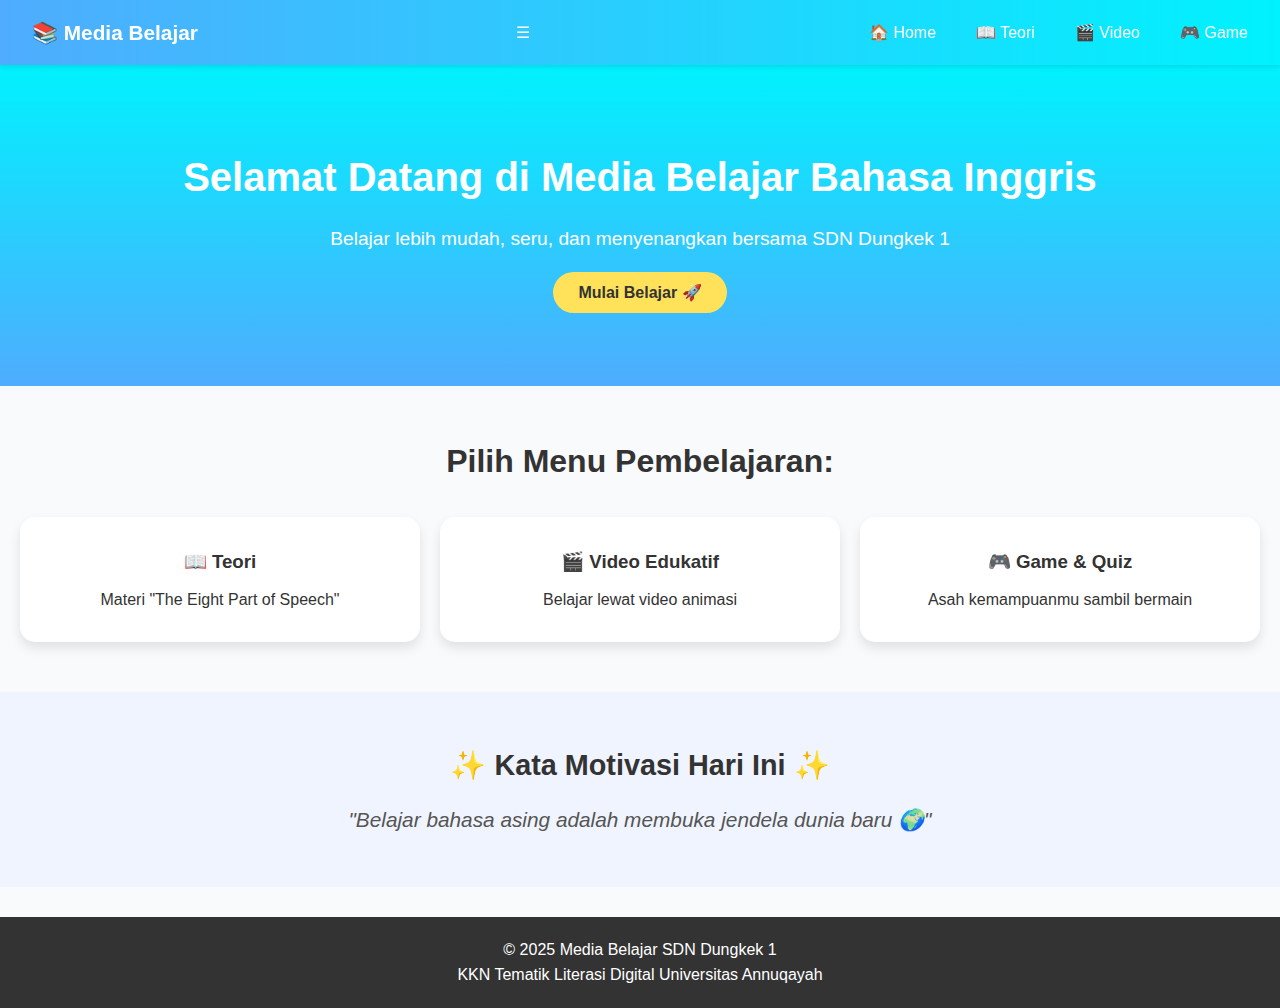
<file: index.html>
<!DOCTYPE html>
<html lang="id">
<head>
  <meta charset="UTF-8">
  <meta name="viewport" content="width=device-width, initial-scale=1.0">
  <title>Media Belajar Bahasa Inggris SDN Dungkek 1</title>
  <link rel="stylesheet" href="style.css">
</head>
<body>
  <!-- Header -->
  <header class="header">
    <div class="logo">📚 Media Belajar</div>
    <div class="menu-toggle" id="menu-toggle">☰</div> <!-- Tombol toggle -->
    <nav>
      <ul class="nav-links" id="nav-links">
        <li><a href="index.html">🏠 Home</a></li>
        <li><a href="teori.html">📖 Teori</a></li>
        <li><a href="video.html">🎬 Video</a></li>
        <li><a href="game.html">🎮 Game</a></li>
      </ul>
    </nav>
  </header>

  <!-- Hero Section -->
  <section class="hero">
    <h1>Selamat Datang di Media Belajar Bahasa Inggris</h1>
    <p>Belajar lebih mudah, seru, dan menyenangkan bersama SDN Dungkek 1</p>
    <a href="#menu" class="btn">Mulai Belajar 🚀</a>
  </section>

  <!-- Menu Section -->
  <main id="menu" class="menu-container">
    <h2>Pilih Menu Pembelajaran:</h2>
    <div class="menu-grid">
      <a href="teori.html" class="menu-card teori">
        <h3>📖 Teori</h3>
        <p>Materi "The Eight Part of Speech"</p>
      </a>
      <a href="video.html" class="menu-card video">
        <h3>🎬 Video Edukatif</h3>
        <p>Belajar lewat video animasi</p>
      </a>
      <a href="game.html" class="menu-card game">
        <h3>🎮 Game & Quiz</h3>
        <p>Asah kemampuanmu sambil bermain</p>
      </a>
    </div>
  </main>
  <!-- Konten Togel (hanya untuk mobile) -->
<div class="togel">
  
</div>


  <!-- Quotes -->
  <section class="quotes">
    <h2>✨ Kata Motivasi Hari Ini ✨</h2>
    <blockquote>
      "Belajar bahasa asing adalah membuka jendela dunia baru 🌍"
    </blockquote>
  </section>

  <!-- Footer -->
  <footer>
    <p>© 2025 Media Belajar SDN Dungkek 1</p>
    <p>KKN Tematik Literasi Digital Universitas Annuqayah</p>
  </footer>

  <!-- Script Toggle Menu -->
  <script>
    const toggle = document.getElementById('menu-toggle');
    const nav = document.getElementById('nav-links');

    toggle.addEventListener('click', () => {
      nav.classList.toggle('show'); 
    });
  </script>
</body>
</html>
</file>
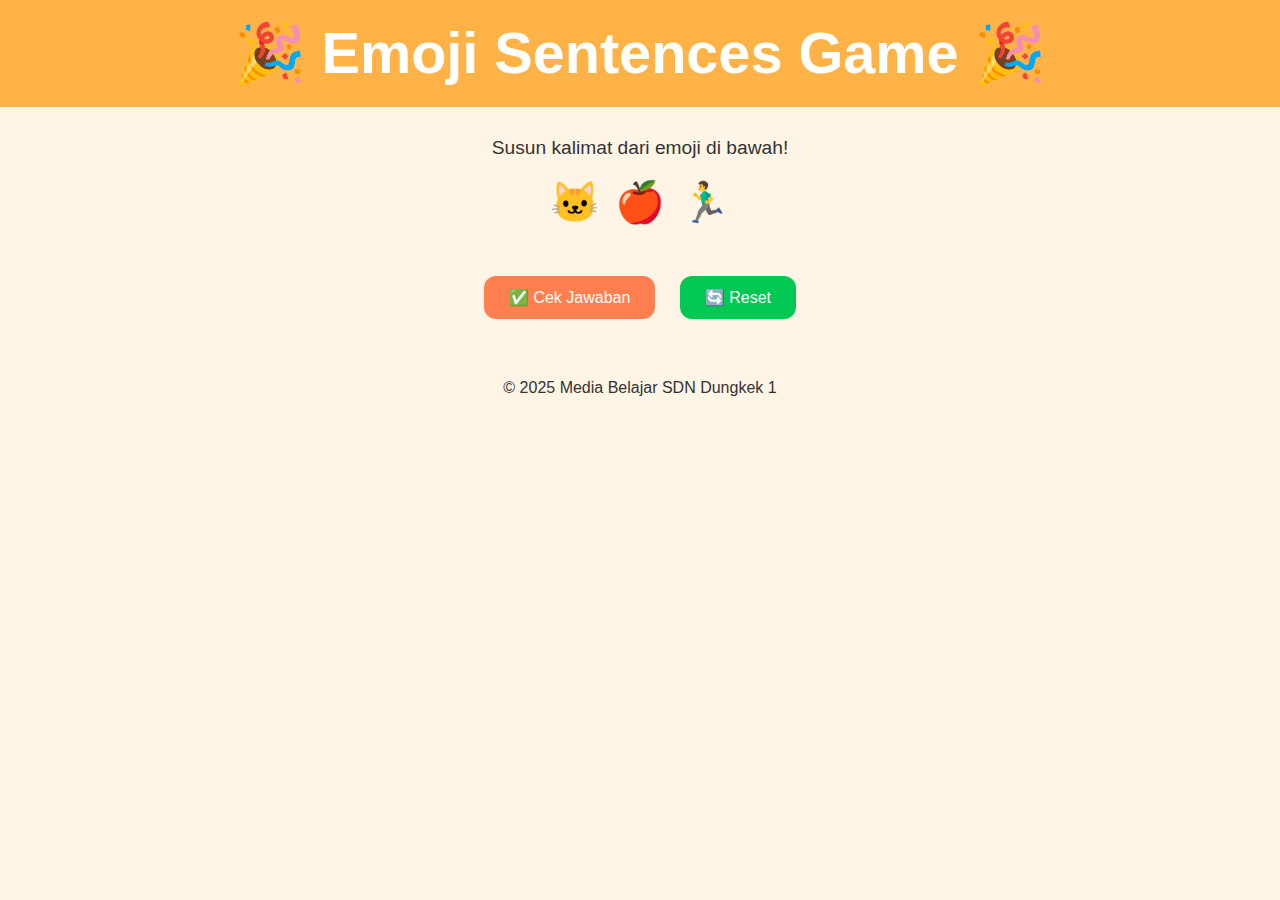
<file: emoji_sentences.html>
<!DOCTYPE html>
<html lang="id">
<head>
  <meta charset="UTF-8">
  <meta name="viewport" content="width=device-width, initial-scale=1.0">
  <title>Emoji Sentences Game</title>
  <link rel="stylesheet" href="emoji_style.css">
</head>
<body>
  <header class="header">
    <h1>🎉 Emoji Sentences Game 🎉</h1>
  </header>

  <main class="game-container">
    <p class="instructions">Susun kalimat dari emoji di bawah!</p>

    <div class="emoji-pool" id="emojiPool">
      <!-- Emoji akan ditampilkan oleh JavaScript -->
    </div>

    <div class="sentence-box" id="sentenceBox">
      <!-- Emoji yang diklik muncul di sini -->
    </div>

    <button id="checkBtn" class="btn">✅ Cek Jawaban</button>
    <button id="resetBtn" class="btn reset">🔄 Reset</button>

    <p id="feedback" class="feedback"></p>
  </main>

  <footer>
    <p>© 2025 Media Belajar SDN Dungkek 1</p>
  </footer>

  <script src="emoji_script.js"></script>
</body>
</html>
</file>
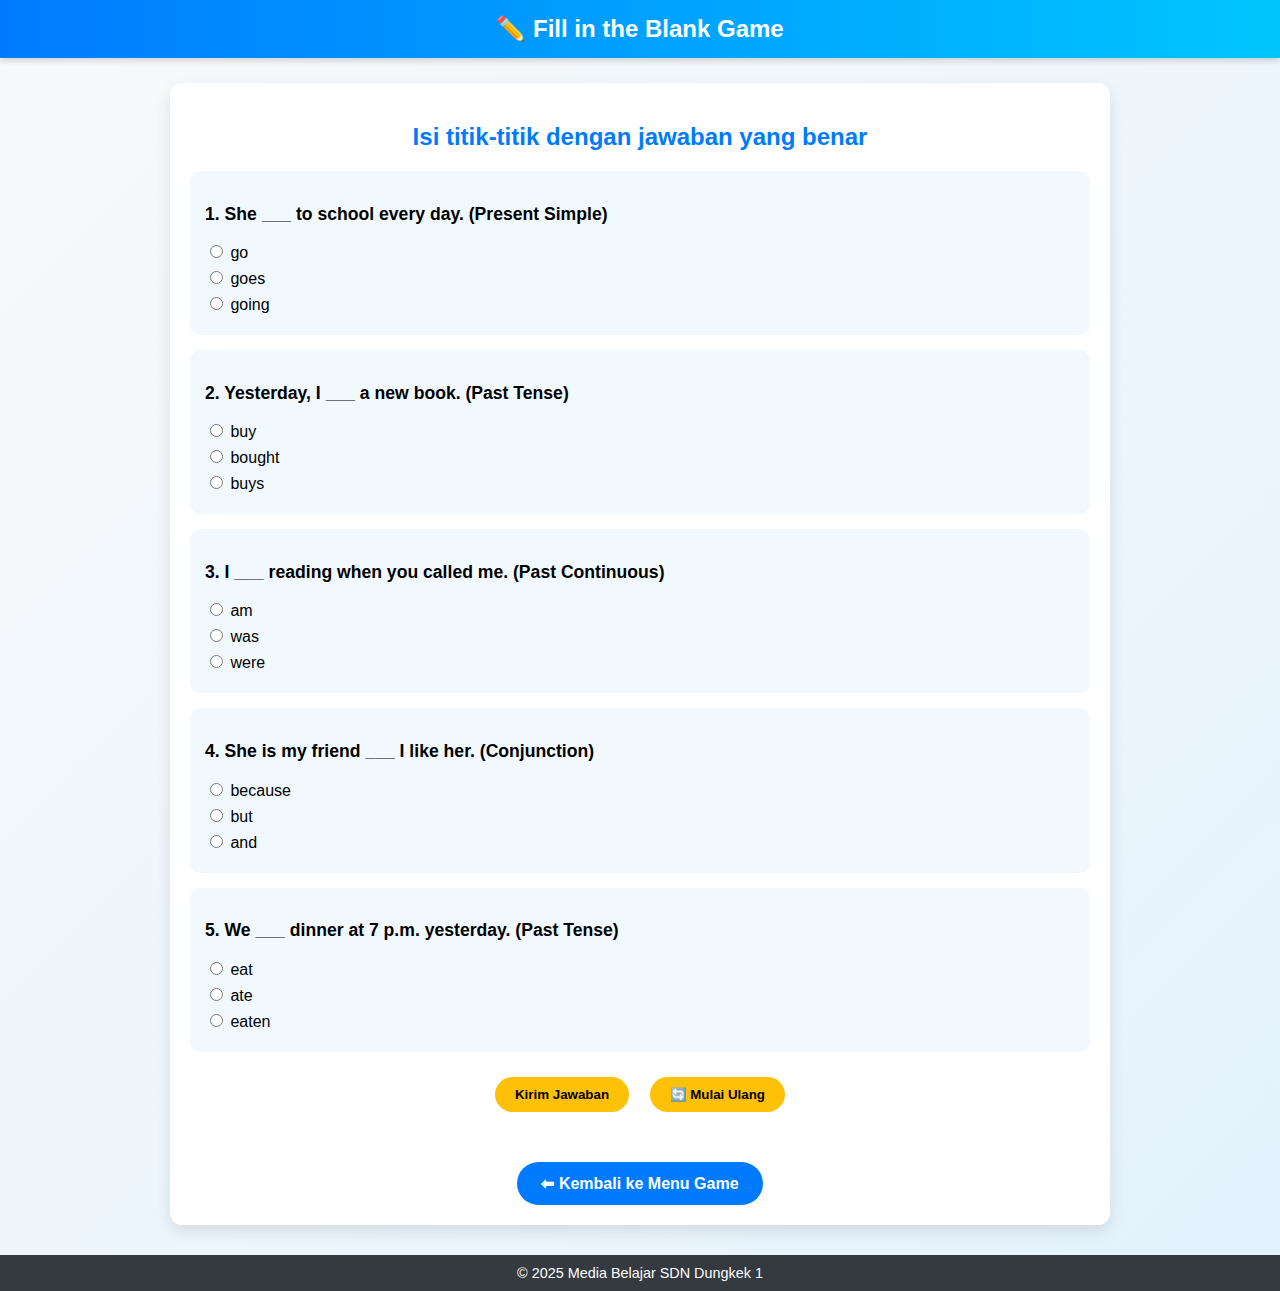
<file: fillblank.html>
<!DOCTYPE html>
<html lang="id">
<head>
  <meta charset="UTF-8">
  <meta name="viewport" content="width=device-width, initial-scale=1.0">
  <title>Fill in the Blank - English Game</title>
  <style>
    body {
      font-family: "Poppins", sans-serif;
      background: linear-gradient(135deg, #f8f9fa, #e3f2fd);
      margin: 0;
      padding: 0;
      text-align: center;
    }

    header {
      background: linear-gradient(90deg, #007bff, #00c6ff);
      color: white;
      padding: 15px;
      font-size: 1.5em;
      font-weight: bold;
      box-shadow: 0 3px 6px rgba(0,0,0,0.15);
    }

    .game-container {
      max-width: 900px;
      margin: 25px auto;
      background: white;
      padding: 20px;
      border-radius: 12px;
      box-shadow: 0px 6px 15px rgba(0,0,0,0.1);
    }

    h2 {
      margin-bottom: 20px;
      color: #007bff;
    }

    .question {
      margin: 15px 0;
      padding: 15px;
      background: #f1f9ff;
      border-radius: 10px;
      text-align: left;
    }

    .question p {
      font-size: 1.1em;
      font-weight: bold;
    }

    label {
      display: block;
      margin: 6px 0;
      cursor: pointer;
    }

    button {
      margin: 10px 8px;
      padding: 10px 20px;
      border: none;
      background: #ffc107;
      border-radius: 25px;
      cursor: pointer;
      font-weight: bold;
      transition: 0.3s;
    }

    button:hover {
      background: #e0a800;
    }

    .back-link {
      display: inline-block;
      margin-top: 20px;
      text-decoration: none;
      color: #fff;
      background: #007bff;
      padding: 12px 24px;
      border-radius: 30px;
      font-weight: bold;
      transition: 0.3s;
    }

    .back-link:hover {
      background: #0056b3;
    }

    .result {
      margin-top: 20px;
      font-size: 1.2em;
      font-weight: bold;
    }

    footer {
      background:#343a40; 
      color:white; 
      padding:10px; 
      margin-top:30px;
      font-size: 0.9em;
    }

    /* 🔹 Responsif untuk HP */
    @media (max-width: 600px) {
      header {
        font-size: 1.2em;
        padding: 12px;
      }

      .game-container {
        margin: 15px;
        padding: 15px;
      }

      .question p {
        font-size: 1em;
      }

      button {
        width: 100%;
        margin: 6px 0;
      }
    }
  </style>
</head>
<body>

  <header>✏️ Fill in the Blank Game</header>

  <div class="game-container">
    <h2>Isi titik-titik dengan jawaban yang benar</h2>

    <form id="quizForm"></form>

    <div>
      <button type="button" onclick="checkAnswers()">Kirim Jawaban</button>
      <button type="button" onclick="resetGame()">🔄 Mulai Ulang</button>
    </div>

    <div id="result" class="result"></div>

    <a href="game.html" class="back-link">⬅ Kembali ke Menu Game</a>
  </div>

  <footer>
    © 2025 Media Belajar SDN Dungkek 1
  </footer>

  <script>
    const questions = [
      {
        text: "She ___ to school every day. (Present Simple)",
        options: ["go", "goes", "going"],
        answer: "goes"
      },
      {
        text: "They are ___ football now. (Present Continuous)",
        options: ["play", "playing", "played"],
        answer: "playing"
      },
      {
        text: "The cat is very ___. (Adjective)",
        options: ["quick", "quickly", "quicker"],
        answer: "quick"
      },
      {
        text: "Yesterday, I ___ a new book. (Past Tense)",
        options: ["buy", "bought", "buys"],
        answer: "bought"
      },
      {
        text: "She is my friend ___ I like her. (Conjunction)",
        options: ["because", "but", "and"],
        answer: "because"
      },
      {
        text: "We ___ dinner at 7 p.m. yesterday. (Past Tense)",
        options: ["eat", "ate", "eaten"],
        answer: "ate"
      },
      {
        text: "I ___ reading when you called me. (Past Continuous)",
        options: ["am", "was", "were"],
        answer: "was"
      },
      {
        text: "This is the ___ movie I have ever seen. (Superlative)",
        options: ["good", "better", "best"],
        answer: "best"
      }
    ];

    let selectedQuestions = [];

    function shuffle(array) {
      return array.sort(() => Math.random() - 0.5);
    }

    function loadQuiz() {
      const quizForm = document.getElementById("quizForm");
      quizForm.innerHTML = "";
      document.getElementById("result").innerHTML = "";

      // Ambil 5 soal acak
      selectedQuestions = shuffle([...questions]).slice(0, 5);

      selectedQuestions.forEach((q, index) => {
        const div = document.createElement("div");
        div.className = "question";
        div.innerHTML = `
          <p>${index + 1}. ${q.text}</p>
          ${q.options.map(opt => `
            <label>
              <input type="radio" name="q${index}" value="${opt}"> ${opt}
            </label>
          `).join("")}
        `;
        quizForm.appendChild(div);
      });
    }

    function checkAnswers() {
      let score = 0;

      selectedQuestions.forEach((q, i) => {
        const answer = document.querySelector(`input[name="q${i}"]:checked`)?.value;
        if (answer === q.answer) score++;
      });

      let result = document.getElementById("result");
      result.innerHTML = `✅ Skor kamu: ${score}/${selectedQuestions.length}`;

      if (score === selectedQuestions.length) {
        result.innerHTML += "<br>🎉 Hebat! Semua jawaban benar!";
      } else if (score >= 3) {
        result.innerHTML += "<br>👍 Bagus! Tinggal sedikit lagi sempurna!";
      } else {
        result.innerHTML += "<br>😅 Belajar lagi ya, semangat!";
      }
    }

    function resetGame() {
      loadQuiz();
    }

    // Jalankan saat pertama kali dibuka
    window.onload = loadQuiz;
  </script>

</body>
</html>
</file>
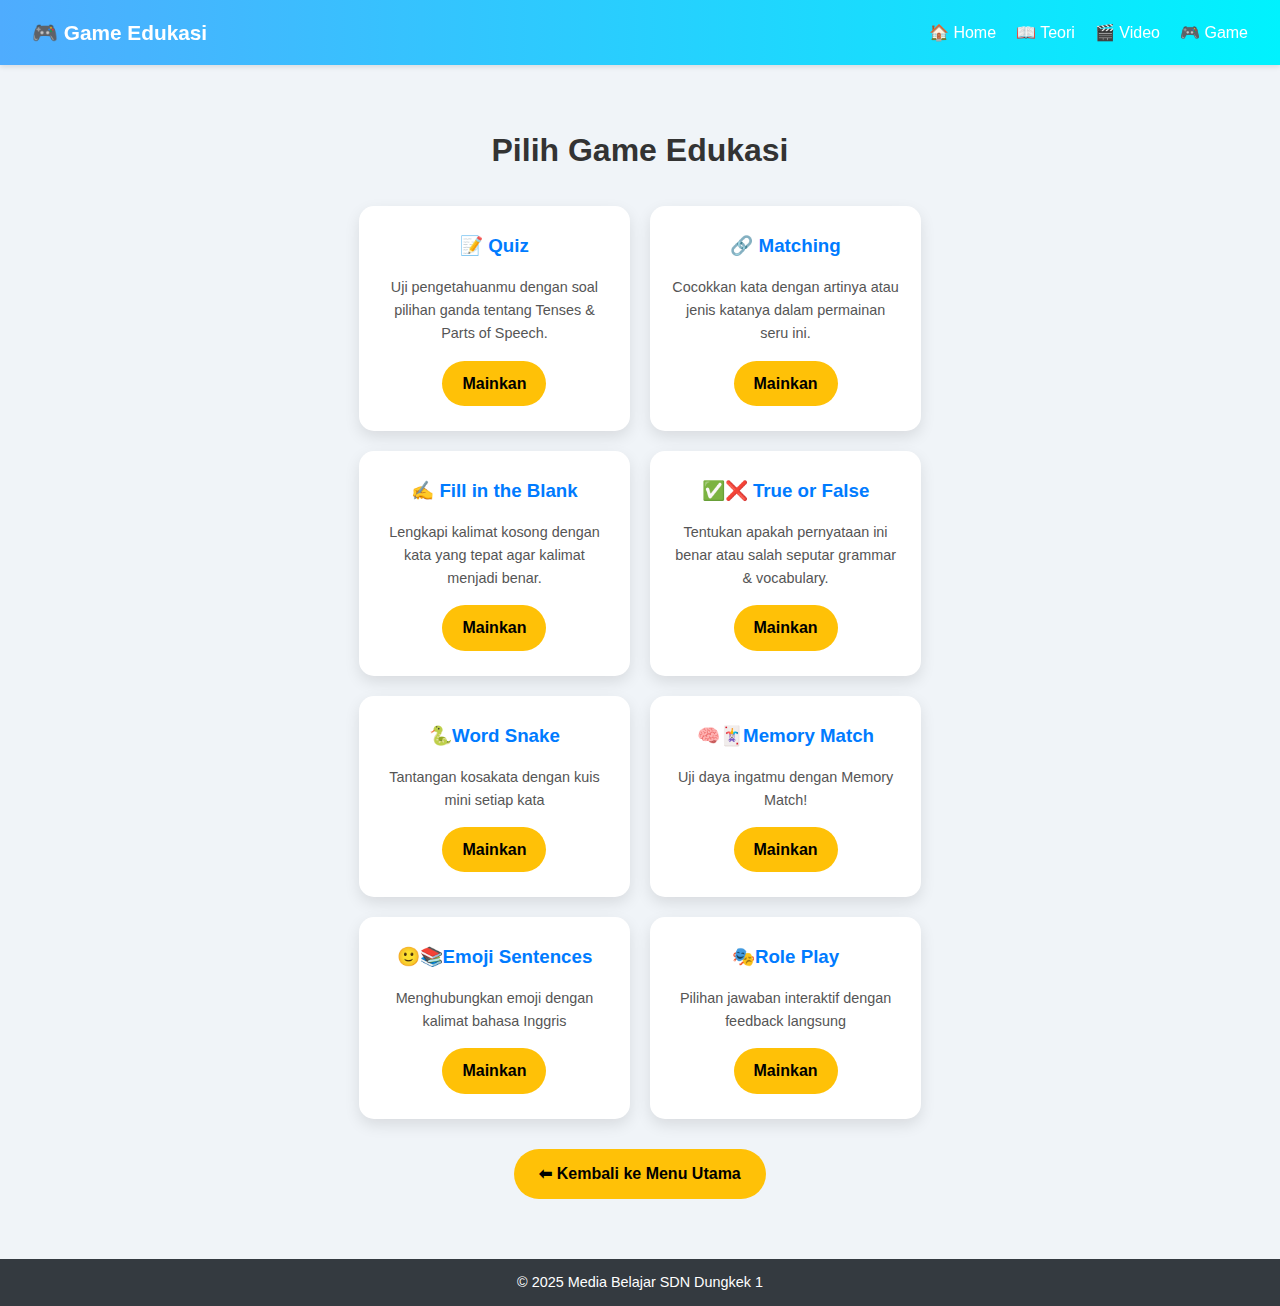
<file: game.html>
<!DOCTYPE html>
<html lang="id">
<head>
  <meta charset="UTF-8">
  <meta name="viewport" content="width=device-width, initial-scale=1.0">
  <title>Menu Game</title>
  <link rel="stylesheet" href="style.css">
  <style>
    * {
      margin: 0;
      padding: 0;
      box-sizing: border-box;
    }

    body {
      font-family: 'Segoe UI', Arial, sans-serif;
      background: #f0f4f8;
      display: flex;
      flex-direction: column;
      min-height: 100vh;
    }

   

    .container {
      flex: 1;
      max-width: 1000px;
      margin: 40px auto;
      padding: 20px;
    }

    h2 {
      text-align: center;
      margin-bottom: 30px;
      color: #333;
      font-size: 2em;
    }

    .game-grid {
      display: grid;
      grid-template-columns: repeat(auto-fit, minmax(220px, 1fr));
      gap: 20px;
    }

    .game-card {
      background: #fff;
      border-radius: 15px;
      padding: 25px 20px;
      box-shadow: 0 6px 15px rgba(0,0,0,0.1);
      text-align: center;
      transition: transform 0.3s, box-shadow 0.3s;
    }

    .game-card:hover {
      transform: translateY(-5px);
      box-shadow: 0 10px 20px rgba(0,0,0,0.2);
    }

    .game-card h3 {
      margin-bottom: 15px;
      color: #007bff;
    }

    .game-card p {
      font-size: 0.9em;
      color: #555;
      margin-bottom: 15px;
    }

    .game-btn {
      display: inline-block;
      padding: 10px 20px;
      background: #ffc107;
      border-radius: 25px;
      text-decoration: none;
      font-weight: bold;
      color: #000;
      transition: 0.3s;
    }

    .game-btn:hover {
      background: #e0a800;
      color: #fff;
    }

    .back-link {
      display: block;
      text-align: center;
      margin: 30px auto 0;
      text-decoration: none;
      font-weight: bold;
      color: #000;
      background: #ffc107;
      padding: 12px 25px;
      border-radius: 25px;
      width: fit-content;
      transition: 0.3s;
    }

    .back-link:hover {
      background: #e0a800;
      color: #fff;
    }

    footer {
      background: #343a40;
      color: #fff;
      text-align: center;
      padding: 12px;
      font-size: 0.9em;
      margin-top: auto;
    }
  </style>
</head>
<body>
  <header class="header">
  <div class="logo">🎮 Game Edukasi</div>
  <ul class="nav-links">
    <li><a href="index.html">🏠 Home</a></li>
    <li><a href="teori.html">📖 Teori</a></li>
    <li><a href="video.html">🎬 Video</a></li>
    <li><a href="game.html" class="active">🎮 Game</a></li>
  </ul>
</header>


  <div class="container">
    <h2>Pilih Game Edukasi</h2>
    <div class="game-grid">
      <div class="game-card">
        <h3>📝 Quiz</h3>
        <p>Uji pengetahuanmu dengan soal pilihan ganda tentang Tenses & Parts of Speech.</p>
        <a href="quiz.html" class="game-btn">Mainkan</a>
      </div>
      <div class="game-card">
        <h3>🔗 Matching</h3>
        <p>Cocokkan kata dengan artinya atau jenis katanya dalam permainan seru ini.</p>
        <a href="matching.html" class="game-btn">Mainkan</a>
      </div>
      <div class="game-card">
        <h3>✍️ Fill in the Blank</h3>
        <p>Lengkapi kalimat kosong dengan kata yang tepat agar kalimat menjadi benar.</p>
        <a href="fillblank.html" class="game-btn">Mainkan</a>
      </div>
      <div class="game-card">
        <h3>✅❌ True or False</h3>
        <p>Tentukan apakah pernyataan ini benar atau salah seputar grammar & vocabulary.</p>
        <a href="truefalse.html" class="game-btn">Mainkan</a>
      </div>
      <div class="game-card">
        <h3>🐍Word Snake</h3>
        <p>Tantangan kosakata dengan kuis mini setiap kata</p>
        <a href="ular.html" class="game-btn">Mainkan</a>
      </div>
      <div class="game-card">
        <h3>🧠🃏Memory Match</h3>
        <p>Uji daya ingatmu dengan Memory Match!</p>
        <a href="yups.html" class="game-btn">Mainkan</a>
      </div>
      <div class="game-card">
        <h3>🙂📚Emoji Sentences</h3>
        <p>Menghubungkan emoji dengan kalimat bahasa Inggris</p>
        <a href="emoji_sentences.html" class="game-btn">Mainkan</a>
      </div>
      <div class="game-card">
        <h3>🎭Role Play</h3>
        <p>Pilihan jawaban interaktif dengan feedback langsung</p>
        <a href="roleplay.html" class="game-btn">Mainkan</a>
      </div>
    </div>

    <a href="index.html" class="back-link">⬅ Kembali ke Menu Utama</a>
  </div>

  <footer>
    © 2025 Media Belajar SDN Dungkek 1
  </footer>
</body>
</html>
</file>
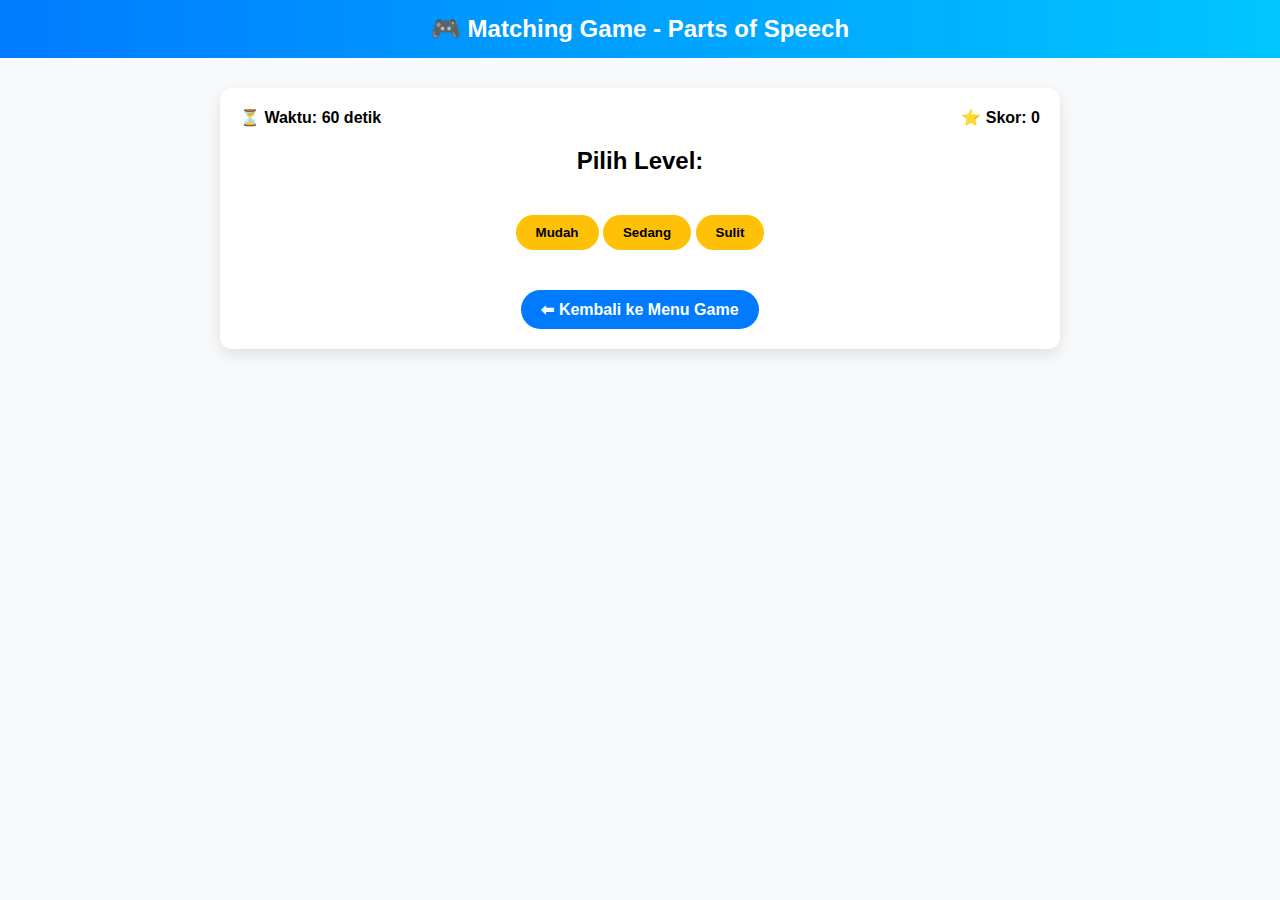
<file: matching.html>
<!DOCTYPE html>
<html lang="id">
<head>
  <meta charset="UTF-8">
  <meta name="viewport" content="width=device-width, initial-scale=1.0">
  <title>Matching Game - Parts of Speech</title>
  <style>
    body {
      font-family: Arial, sans-serif;
      background: #f8f9fa;
      margin: 0;
      padding: 0;
      text-align: center;
    }

    header {
      background: linear-gradient(90deg, #007bff, #00c6ff);
      color: white;
      padding: 15px;
      font-size: 1.5em;
      font-weight: bold;
    }

    .game-container {
      max-width: 800px;
      margin: 30px auto;
      background: white;
      padding: 20px;
      border-radius: 12px;
      box-shadow: 0px 6px 15px rgba(0,0,0,0.1);
    }

    .status-bar {
      display: flex;
      justify-content: space-between;
      margin-bottom: 15px;
      font-weight: bold;
    }

    .grid {
      display: grid;
      grid-template-columns: repeat(4, 1fr);
      gap: 15px;
      margin-top: 20px;
    }

    .card {
      background: #007bff;
      color: white;
      font-size: 1.2em;
      font-weight: bold;
      padding: 25px;
      border-radius: 10px;
      cursor: pointer;
      transition: 0.3s;
    }

    .card.matched {
      background: #28a745;
      cursor: default;
    }

    .card:hover {
      background: #0056b3;
    }

    button {
      margin-top: 20px;
      padding: 10px 20px;
      border: none;
      background: #ffc107;
      border-radius: 20px;
      cursor: pointer;
      font-weight: bold;
    }

    button:hover {
      background: #e0a800;
    }

    .back-link {
      display: inline-block;
      margin-top: 20px;
      text-decoration: none;
      color: #fff;
      background: #007bff;
      padding: 10px 20px;
      border-radius: 25px;
      font-weight: bold;
    }

    .back-link:hover {
      background: #0056b3;
    }
  </style>
</head>
<body>

  <header>🎮 Matching Game - Parts of Speech</header>

  <div class="game-container">
    <div class="status-bar">
      <div>⏳ Waktu: <span id="timer">60</span> detik</div>
      <div>⭐ Skor: <span id="score">0</span></div>
    </div>

    <h2>Pilih Level:</h2>
    <button onclick="startGame(4)">Mudah</button>
    <button onclick="startGame(6)">Sedang</button>
    <button onclick="startGame(8)">Sulit</button>

    <div id="grid" class="grid"></div>

    <a href="game.html" class="back-link">⬅ Kembali ke Menu Game</a>
  </div>

  <script>
    let words = [
      {word: "Dog", type: "Noun"},
      {word: "Run", type: "Verb"},
      {word: "Happy", type: "Adjective"},
      {word: "Quickly", type: "Adverb"},
      {word: "And", type: "Conjunction"},
      {word: "Wow!", type: "Interjection"},
      {word: "He", type: "Pronoun"},
      {word: "On", type: "Preposition"}
    ];

    let firstCard = null;
    let score = 0;
    let timer;
    let timeLeft = 60;
    let totalPairs = 0;
    let matchedPairs = 0;

    function shuffle(array) {
      return array.sort(() => Math.random() - 0.5);
    }

    function startGame(level) {
      document.getElementById("score").innerText = 0;
      score = 0;
      matchedPairs = 0;
      clearInterval(timer);
      timeLeft = 60;
      document.getElementById("timer").innerText = timeLeft;

      // Timer jalan
      timer = setInterval(() => {
        timeLeft--;
        document.getElementById("timer").innerText = timeLeft;
        if (timeLeft <= 0) {
          clearInterval(timer);
          alert("⏳ Waktu habis! Skor kamu: " + score);
        }
      }, 1000);

      // Ambil kartu sesuai level
      let selected = words.slice(0, level);
      let cards = [];
      selected.forEach(item => {
        cards.push({text: item.word, match: item.type});
        cards.push({text: item.type, match: item.word});
      });

      totalPairs = level;
      cards = shuffle(cards);

      const grid = document.getElementById("grid");
      grid.innerHTML = "";
      cards.forEach(c => {
        const div = document.createElement("div");
        div.className = "card";
        div.innerText = c.text;
        div.dataset.match = c.match;
        div.onclick = () => flipCard(div);
        grid.appendChild(div);
      });
    }

    function flipCard(card) {
      if (card.classList.contains("matched") || card === firstCard) return;

      if (!firstCard) {
        firstCard = card;
        card.style.background = "#ffc107";
      } else {
        if (firstCard.dataset.match === card.innerText && card.dataset.match === firstCard.innerText) {
          firstCard.classList.add("matched");
          card.classList.add("matched");
          score += 10;
          matchedPairs++;
          document.getElementById("score").innerText = score;

          if (matchedPairs === totalPairs) {
            clearInterval(timer);
            setTimeout(() => {
              alert("🎉 Selamat! Kamu menyelesaikan permainan.\nSkor akhir: " + score);
            }, 300);
          }
        } else {
          firstCard.style.background = "#007bff";
        }
        firstCard = null;
      }
    }
  </script>
</body>
</html>
</file>
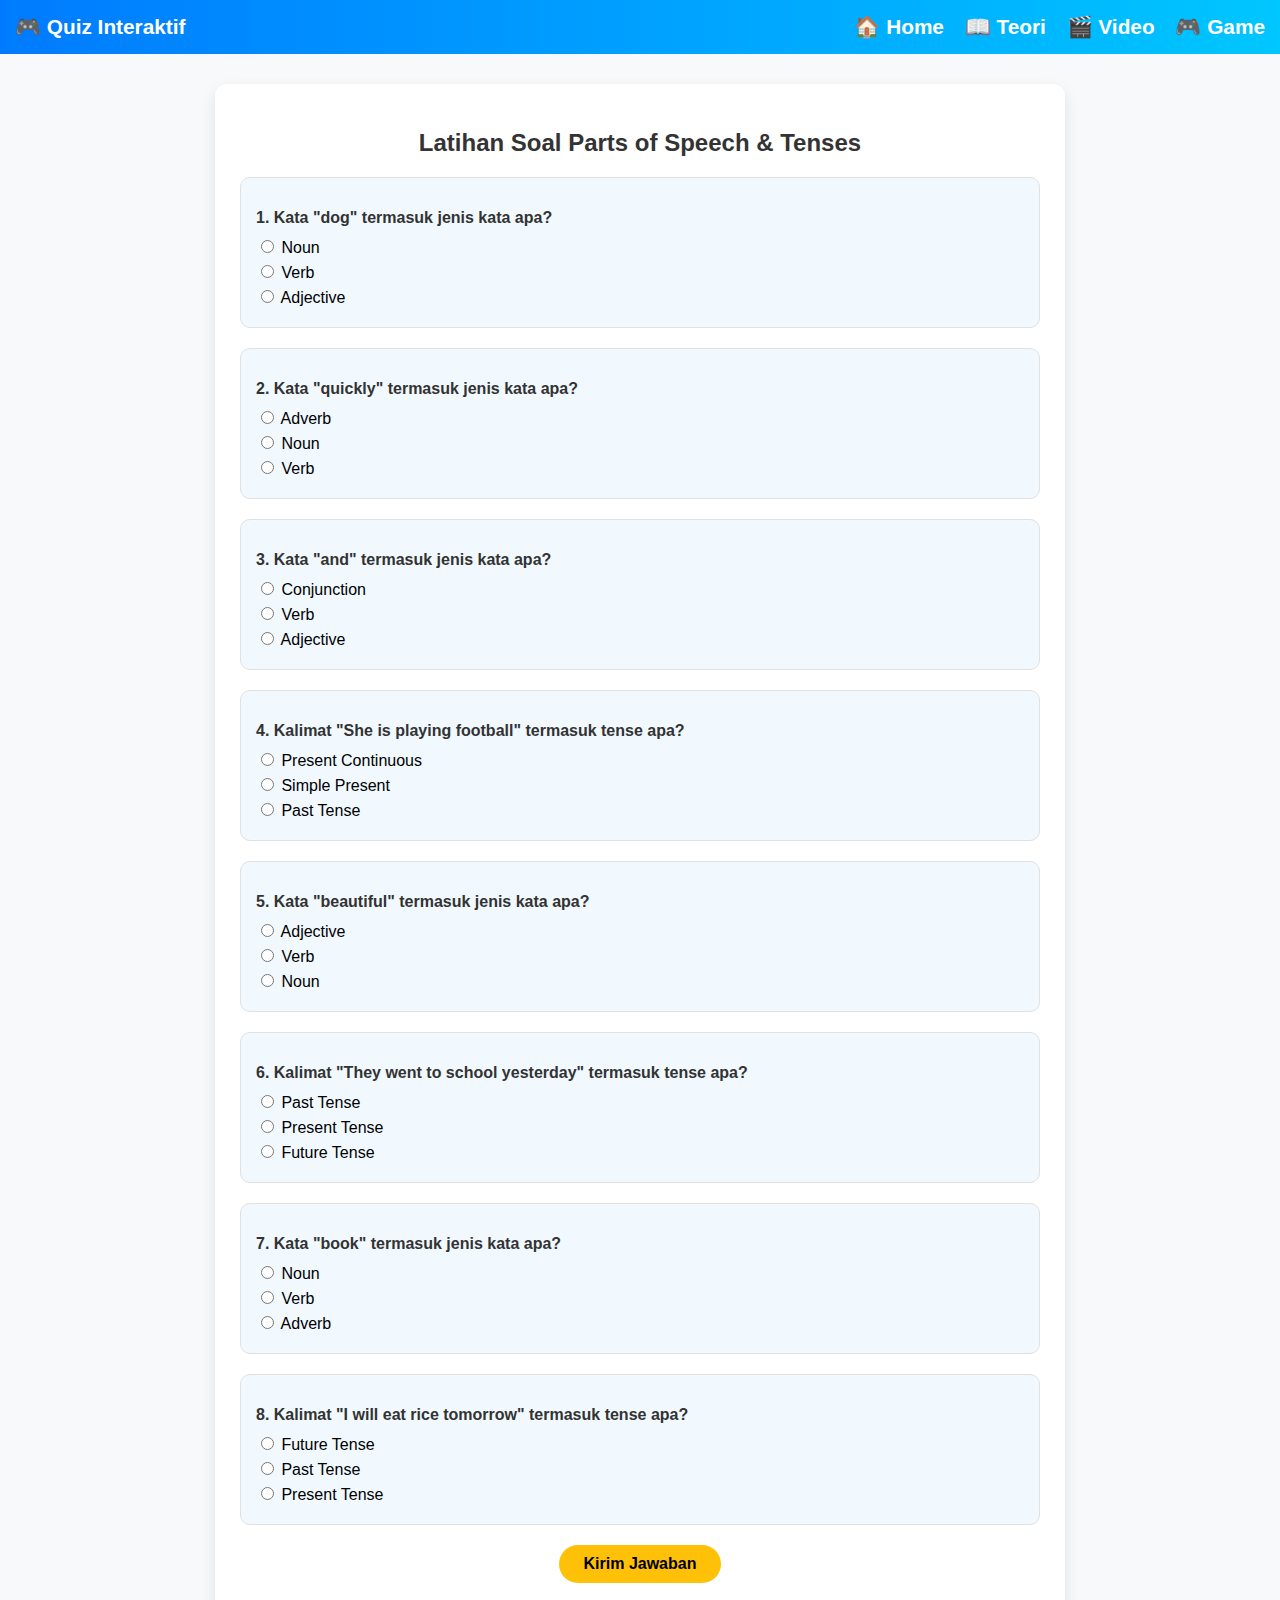
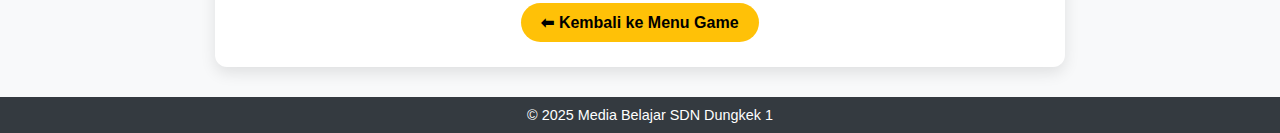
<file: quiz.html>
<!DOCTYPE html>
<html lang="id">
<head>
  <meta charset="UTF-8">
  <meta name="viewport" content="width=device-width, initial-scale=1.0">
  <title>Quiz Parts of Speech & Tenses</title>
  <style>
    body {
      font-family: Arial, sans-serif;
      background: #f8f9fa;
      margin: 0;
      padding: 0;
    }

    header {
      background: linear-gradient(90deg, #007bff, #00c6ff);
      color: #fff;
      padding: 15px;
      display: flex;
      justify-content: space-between;
      align-items: center;
      font-size: 1.3em;
      font-weight: bold;
    }

    nav a {
      margin-left: 15px;
      text-decoration: none;
      font-weight: bold;
      color: #fff;
    }

    nav a:hover {
      text-decoration: underline;
    }

    .container {
      max-width: 800px;
      margin: 30px auto;
      background: #fff;
      padding: 25px;
      border-radius: 12px;
      box-shadow: 0px 6px 15px rgba(0,0,0,0.1);
    }

    h2 {
      text-align: center;
      margin-bottom: 20px;
      color: #333;
    }

    .question {
      margin: 20px 0;
      padding: 15px;
      background: #f1f9ff;
      border-radius: 10px;
      border: 1px solid #e0e0e0;
    }

    .question p {
      font-weight: bold;
      margin-bottom: 10px;
      color: #333;
    }

    label {
      display: block;
      margin: 5px 0;
    }

    button {
      display: block;
      margin: 20px auto;
      padding: 10px 25px;
      font-size: 1em;
      background: #ffc107;
      border: none;
      border-radius: 25px;
      cursor: pointer;
      font-weight: bold;
      transition: 0.3s;
    }

    button:hover {
      background: #e0a800;
    }

    .back-link {
      display: block;
      text-align: center;
      margin-top: 15px;
      text-decoration: none;
      font-weight: bold;
      color: #000;
      background: #ffc107;
      padding: 10px 20px;
      border-radius: 25px;
      width: fit-content;
      margin-left: auto;
      margin-right: auto;
      transition: 0.3s;
    }

    .back-link:hover {
      background: #e0a800;
      color: #fff;
    }

    .result {
      text-align: center;
      font-size: 1.2em;
      font-weight: bold;
      margin-top: 20px;
      padding: 15px;
      border-radius: 10px;
      display: none;
    }

    .correct { background: #d4edda; color: #155724; }
    .wrong { background: #f8d7da; color: #721c24; }

    footer {
      background: #343a40;
      color: #fff;
      text-align: center;
      padding: 10px;
      margin-top: 30px;
      font-size: 0.9em;
      position: relative;
      bottom: 0;
      width: 100%;
    }
  </style>
</head>
<body>
  <header>
    <div class="logo">🎮 Quiz Interaktif</div>
    <nav>
        <a href="index.html">🏠 Home</a>
        <a href="teori.html">📖 Teori</a>
        <a href="video.html">🎬 Video</a>
        <a href="game.html">🎮 Game</a>
    </nav>
  </header>

  <div class="container">
    <h2>Latihan Soal Parts of Speech & Tenses</h2>

    <form id="quizForm">
      <div class="question">
        <p>1. Kata <b>"dog"</b> termasuk jenis kata apa?</p>
        <label><input type="radio" name="q1" value="Noun"> Noun</label>
        <label><input type="radio" name="q1" value="Verb"> Verb</label>
        <label><input type="radio" name="q1" value="Adjective"> Adjective</label>
      </div>

      <div class="question">
        <p>2. Kata <b>"quickly"</b> termasuk jenis kata apa?</p>
        <label><input type="radio" name="q2" value="Adverb"> Adverb</label>
        <label><input type="radio" name="q2" value="Noun"> Noun</label>
        <label><input type="radio" name="q2" value="Verb"> Verb</label>
      </div>

      <div class="question">
        <p>3. Kata <b>"and"</b> termasuk jenis kata apa?</p>
        <label><input type="radio" name="q3" value="Conjunction"> Conjunction</label>
        <label><input type="radio" name="q3" value="Verb"> Verb</label>
        <label><input type="radio" name="q3" value="Adjective"> Adjective</label>
      </div>

      <div class="question">
        <p>4. Kalimat "She <b>is playing</b> football" termasuk tense apa?</p>
        <label><input type="radio" name="q4" value="Present Continuous"> Present Continuous</label>
        <label><input type="radio" name="q4" value="Simple Present"> Simple Present</label>
        <label><input type="radio" name="q4" value="Past Tense"> Past Tense</label>
      </div>

      <div class="question">
        <p>5. Kata <b>"beautiful"</b> termasuk jenis kata apa?</p>
        <label><input type="radio" name="q5" value="Adjective"> Adjective</label>
        <label><input type="radio" name="q5" value="Verb"> Verb</label>
        <label><input type="radio" name="q5" value="Noun"> Noun</label>
      </div>

      <div class="question">
        <p>6. Kalimat "They <b>went</b> to school yesterday" termasuk tense apa?</p>
        <label><input type="radio" name="q6" value="Past Tense"> Past Tense</label>
        <label><input type="radio" name="q6" value="Present Tense"> Present Tense</label>
        <label><input type="radio" name="q6" value="Future Tense"> Future Tense</label>
      </div>

      <div class="question">
        <p>7. Kata <b>"book"</b> termasuk jenis kata apa?</p>
        <label><input type="radio" name="q7" value="Noun"> Noun</label>
        <label><input type="radio" name="q7" value="Verb"> Verb</label>
        <label><input type="radio" name="q7" value="Adverb"> Adverb</label>
      </div>

      <div class="question">
        <p>8. Kalimat "I <b>will eat</b> rice tomorrow" termasuk tense apa?</p>
        <label><input type="radio" name="q8" value="Future Tense"> Future Tense</label>
        <label><input type="radio" name="q8" value="Past Tense"> Past Tense</label>
        <label><input type="radio" name="q8" value="Present Tense"> Present Tense</label>
      </div>

      <button type="button" onclick="checkAnswers()">Kirim Jawaban</button>
    </form>

    <div id="result" class="result"></div>

    <a href="game.html" class="back-link">⬅ Kembali ke Menu Game</a>
  </div>

  <footer>
    © 2025 Media Belajar SDN Dungkek 1
  </footer>

  <script>
    function checkAnswers() {
      let correctAnswers = {
        q1: "Noun",
        q2: "Adverb",
        q3: "Conjunction",
        q4: "Present Continuous",
        q5: "Adjective",
        q6: "Past Tense",
        q7: "Noun",
        q8: "Future Tense"
      };

      let score = 0;
      let total = Object.keys(correctAnswers).length;

      for (let key in correctAnswers) {
        let answer = document.querySelector(`input[name="${key}"]:checked`);
        if (answer && answer.value === correctAnswers[key]) {
          score++;
        }
      }

      let resultDiv = document.getElementById("result");
      resultDiv.style.display = "block";

      if (score >= total/2) {
        resultDiv.className = "result correct";
        resultDiv.innerHTML = `🎉 Bagus! Skor kamu ${score} dari ${total} soal.`;
      } else {
        resultDiv.className = "result wrong";
        resultDiv.innerHTML = `😢 Skor kamu ${score} dari ${total} soal. Tetap semangat belajar ya!`;
      }
    }
  </script>
</body>
</html>
</file>
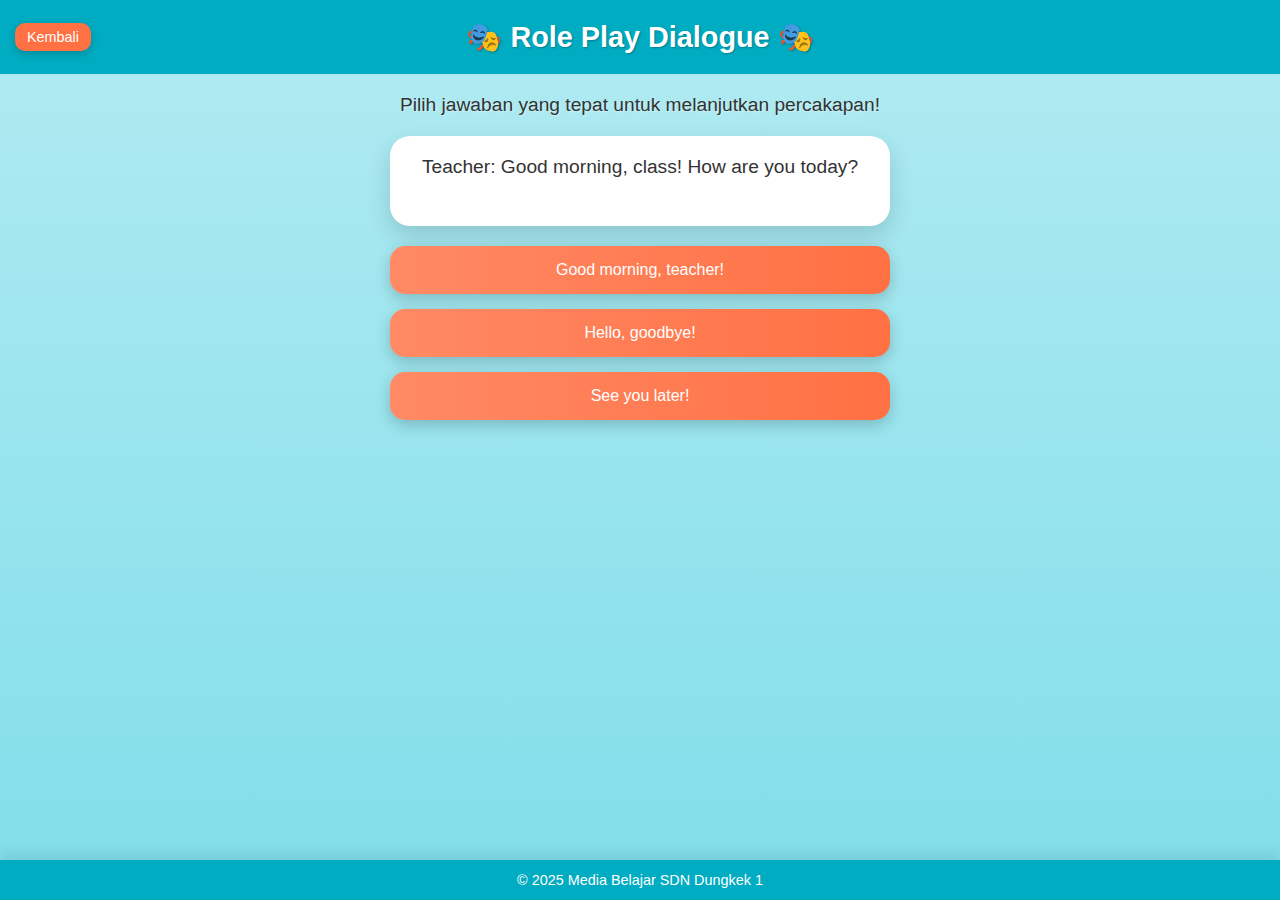
<file: roleplay.html>
<!DOCTYPE html>
<html lang="id">
<head>
  <meta charset="UTF-8">
  <meta name="viewport" content="width=device-width, initial-scale=1.0">
  <title>Role Play Game</title>
  <link rel="stylesheet" href="roleplay_style.css">
</head>
<body>
  <header class="header">
    🎭 Role Play Dialogue 🎭
    <button class="back-btn" onclick="window.history.back()">Kembali</button>
  </header>

  <main class="game-container">
    <p class="instructions">Pilih jawaban yang tepat untuk melanjutkan percakapan!</p>

    <div id="dialogueBox" class="dialogue-box"></div>
    <div id="optionsBox" class="options-box"></div>
    <p id="feedback" class="feedback"></p>
  </main>

  <footer>
    <p>© 2025 Media Belajar SDN Dungkek 1</p>
  </footer>

  <script src="roleplay_script.js"></script>
</body>
</html>
</file>
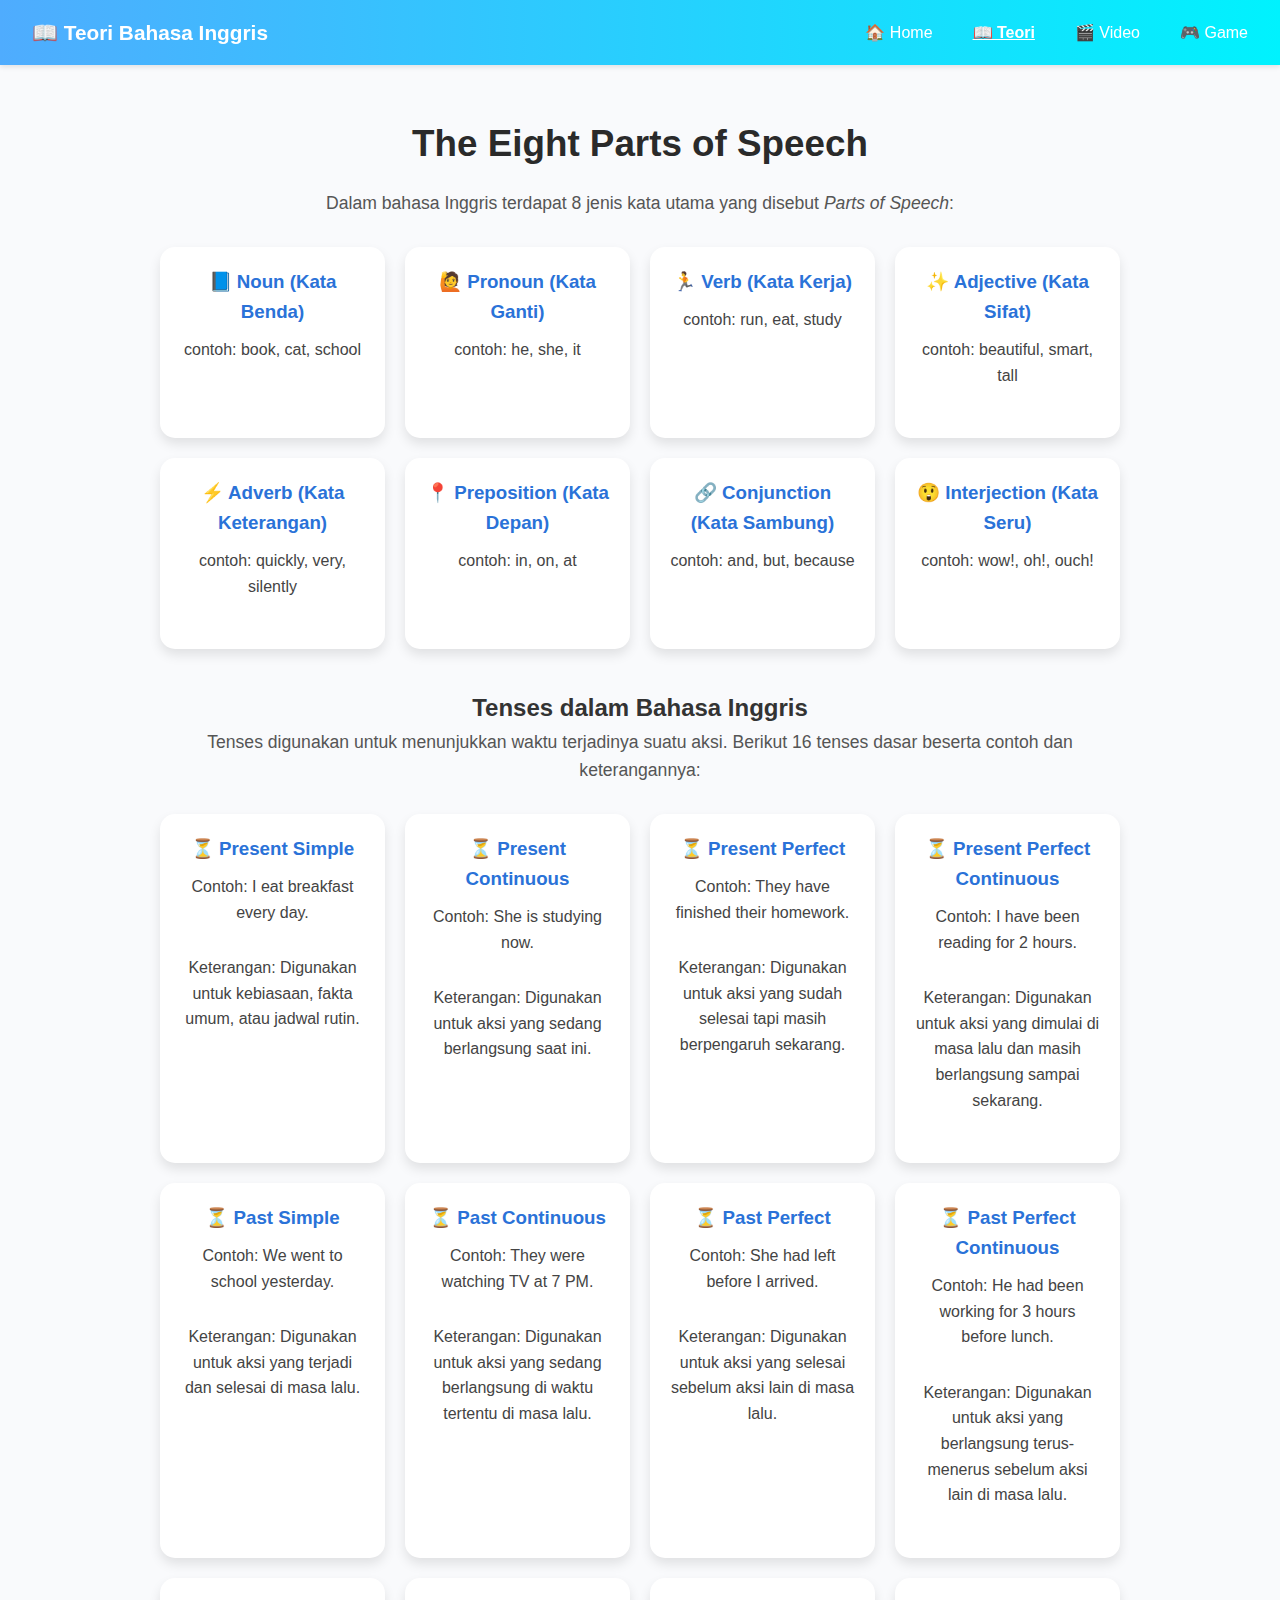
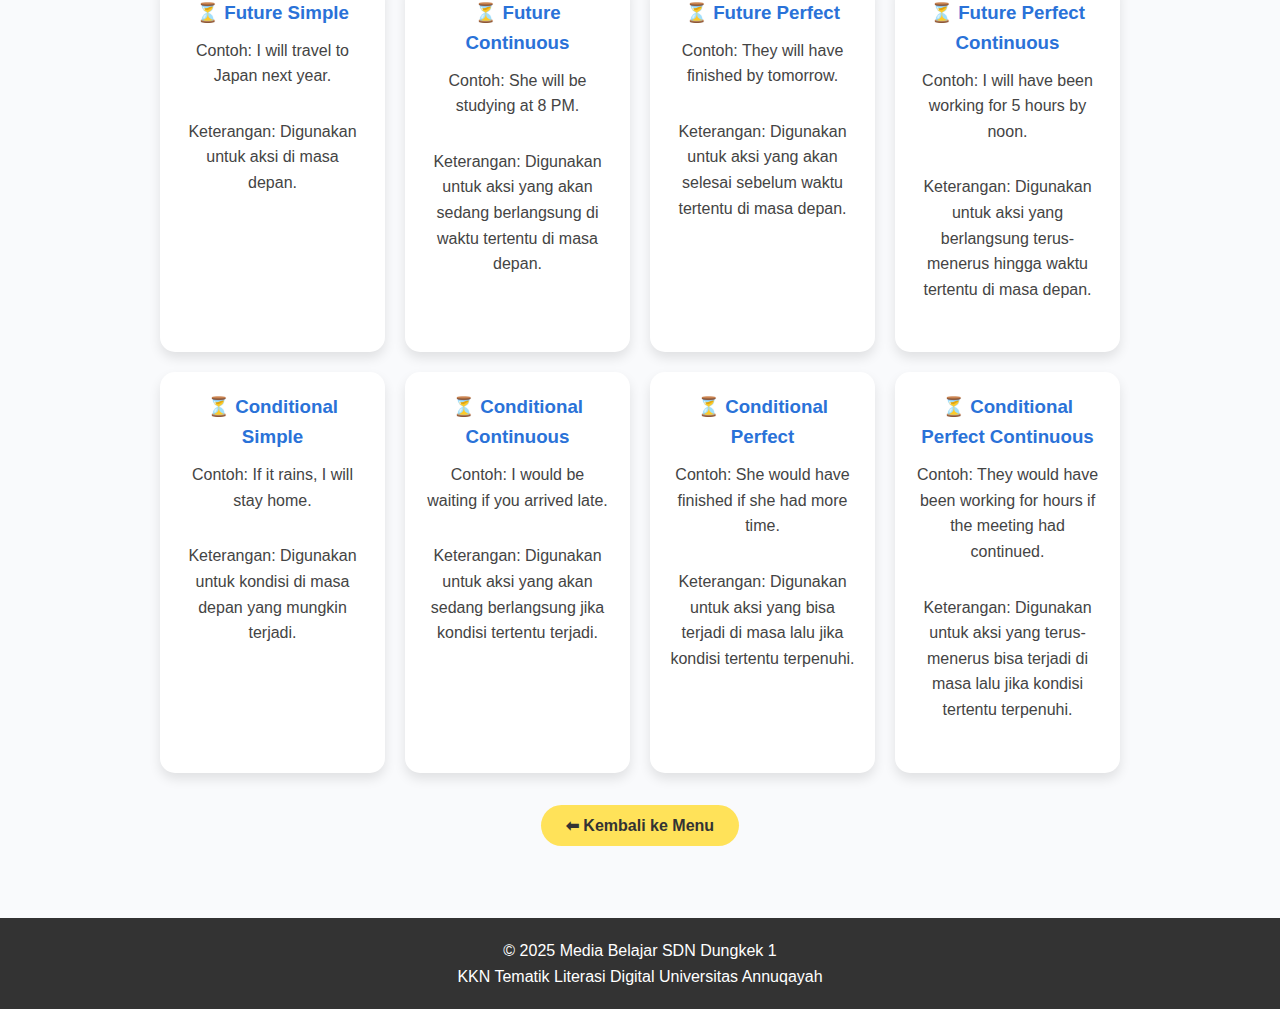
<file: teori.html>
<!DOCTYPE html>
<html lang="id">
<head>
  <meta charset="UTF-8">
  <meta name="viewport" content="width=device-width, initial-scale=1.0">
  <title>Teori - Bahasa Inggris</title>
  <link rel="stylesheet" href="style.css">
</head>
<body>
  <!-- Header -->
  <header class="header">
    <div class="logo">📖 Teori Bahasa Inggris</div>
    <nav>
      <ul class="nav-links">
        <li><a href="index.html">🏠 Home</a></li>
        <li><a href="teori.html" class="active">📖 Teori</a></li>
        <li><a href="video.html">🎬 Video</a></li>
        <li><a href="game.html">🎮 Game</a></li>
      </ul>
    </nav>
  </header>

  <!-- Teori Section -->
  <main class="content">
    <h1>The Eight Parts of Speech</h1>
    <p>
      Dalam bahasa Inggris terdapat 8 jenis kata utama yang disebut 
      <em>Parts of Speech</em>:
    </p>

    <div class="teori-list">
      <div class="teori-card">
        <h3>📘 Noun (Kata Benda)</h3>
        <p>contoh: book, cat, school</p>
      </div>

      <div class="teori-card">
        <h3>🙋 Pronoun (Kata Ganti)</h3>
        <p>contoh: he, she, it</p>
      </div>

      <div class="teori-card">
        <h3>🏃 Verb (Kata Kerja)</h3>
        <p>contoh: run, eat, study</p>
      </div>

      <div class="teori-card">
        <h3>✨ Adjective (Kata Sifat)</h3>
        <p>contoh: beautiful, smart, tall</p>
      </div>

      <div class="teori-card">
        <h3>⚡ Adverb (Kata Keterangan)</h3>
        <p>contoh: quickly, very, silently</p>
      </div>

      <div class="teori-card">
        <h3>📍 Preposition (Kata Depan)</h3>
        <p>contoh: in, on, at</p>
      </div>

      <div class="teori-card">
        <h3>🔗 Conjunction (Kata Sambung)</h3>
        <p>contoh: and, but, because</p>
      </div>

      <div class="teori-card">
        <h3>😲 Interjection (Kata Seru)</h3>
        <p>contoh: wow!, oh!, ouch!</p>
      </div>
    </div>

    <!-- Tenses Section -->
<section class="tenses-section">
  <h2>Tenses dalam Bahasa Inggris</h2>
  <p>
    Tenses digunakan untuk menunjukkan waktu terjadinya suatu aksi. Berikut 16 tenses dasar beserta contoh dan keterangannya:
  </p>

  <div class="teori-list">
    <!-- Present Tenses -->
    <div class="teori-card">
      <h3>⏳ Present Simple</h3>
      <p>Contoh: I eat breakfast every day.</p>
      <p>Keterangan: Digunakan untuk kebiasaan, fakta umum, atau jadwal rutin.</p>
    </div>
    <div class="teori-card">
      <h3>⏳ Present Continuous</h3>
      <p>Contoh: She is studying now.</p>
      <p>Keterangan: Digunakan untuk aksi yang sedang berlangsung saat ini.</p>
    </div>
    <div class="teori-card">
      <h3>⏳ Present Perfect</h3>
      <p>Contoh: They have finished their homework.</p>
      <p>Keterangan: Digunakan untuk aksi yang sudah selesai tapi masih berpengaruh sekarang.</p>
    </div>
    <div class="teori-card">
      <h3>⏳ Present Perfect Continuous</h3>
      <p>Contoh: I have been reading for 2 hours.</p>
      <p>Keterangan: Digunakan untuk aksi yang dimulai di masa lalu dan masih berlangsung sampai sekarang.</p>
    </div>

    <!-- Past Tenses -->
    <div class="teori-card">
      <h3>⏳ Past Simple</h3>
      <p>Contoh: We went to school yesterday.</p>
      <p>Keterangan: Digunakan untuk aksi yang terjadi dan selesai di masa lalu.</p>
    </div>
    <div class="teori-card">
      <h3>⏳ Past Continuous</h3>
      <p>Contoh: They were watching TV at 7 PM.</p>
      <p>Keterangan: Digunakan untuk aksi yang sedang berlangsung di waktu tertentu di masa lalu.</p>
    </div>
    <div class="teori-card">
      <h3>⏳ Past Perfect</h3>
      <p>Contoh: She had left before I arrived.</p>
      <p>Keterangan: Digunakan untuk aksi yang selesai sebelum aksi lain di masa lalu.</p>
    </div>
    <div class="teori-card">
      <h3>⏳ Past Perfect Continuous</h3>
      <p>Contoh: He had been working for 3 hours before lunch.</p>
      <p>Keterangan: Digunakan untuk aksi yang berlangsung terus-menerus sebelum aksi lain di masa lalu.</p>
    </div>

    <!-- Future Tenses -->
    <div class="teori-card">
      <h3>⏳ Future Simple</h3>
      <p>Contoh: I will travel to Japan next year.</p>
      <p>Keterangan: Digunakan untuk aksi di masa depan.</p>
    </div>
    <div class="teori-card">
      <h3>⏳ Future Continuous</h3>
      <p>Contoh: She will be studying at 8 PM.</p>
      <p>Keterangan: Digunakan untuk aksi yang akan sedang berlangsung di waktu tertentu di masa depan.</p>
    </div>
    <div class="teori-card">
      <h3>⏳ Future Perfect</h3>
      <p>Contoh: They will have finished by tomorrow.</p>
      <p>Keterangan: Digunakan untuk aksi yang akan selesai sebelum waktu tertentu di masa depan.</p>
    </div>
    <div class="teori-card">
      <h3>⏳ Future Perfect Continuous</h3>
      <p>Contoh: I will have been working for 5 hours by noon.</p>
      <p>Keterangan: Digunakan untuk aksi yang berlangsung terus-menerus hingga waktu tertentu di masa depan.</p>
    </div>

    <!-- Conditional Tenses -->
    <div class="teori-card">
      <h3>⏳ Conditional Simple</h3>
      <p>Contoh: If it rains, I will stay home.</p>
      <p>Keterangan: Digunakan untuk kondisi di masa depan yang mungkin terjadi.</p>
    </div>
    <div class="teori-card">
      <h3>⏳ Conditional Continuous</h3>
      <p>Contoh: I would be waiting if you arrived late.</p>
      <p>Keterangan: Digunakan untuk aksi yang akan sedang berlangsung jika kondisi tertentu terjadi.</p>
    </div>
    <div class="teori-card">
      <h3>⏳ Conditional Perfect</h3>
      <p>Contoh: She would have finished if she had more time.</p>
      <p>Keterangan: Digunakan untuk aksi yang bisa terjadi di masa lalu jika kondisi tertentu terpenuhi.</p>
    </div>
    <div class="teori-card">
      <h3>⏳ Conditional Perfect Continuous</h3>
      <p>Contoh: They would have been working for hours if the meeting had continued.</p>
      <p>Keterangan: Digunakan untuk aksi yang terus-menerus bisa terjadi di masa lalu jika kondisi tertentu terpenuhi.</p>
    </div>
  </div>
</section>

    <a href="index.html#menu" class="btn">⬅ Kembali ke Menu</a>
  </main>

  <!-- Footer -->
  <footer>
    <p>© 2025 Media Belajar SDN Dungkek 1</p>
    <p>KKN Tematik Literasi Digital Universitas Annuqayah</p>
  </footer>
</body>
</html>
</file>
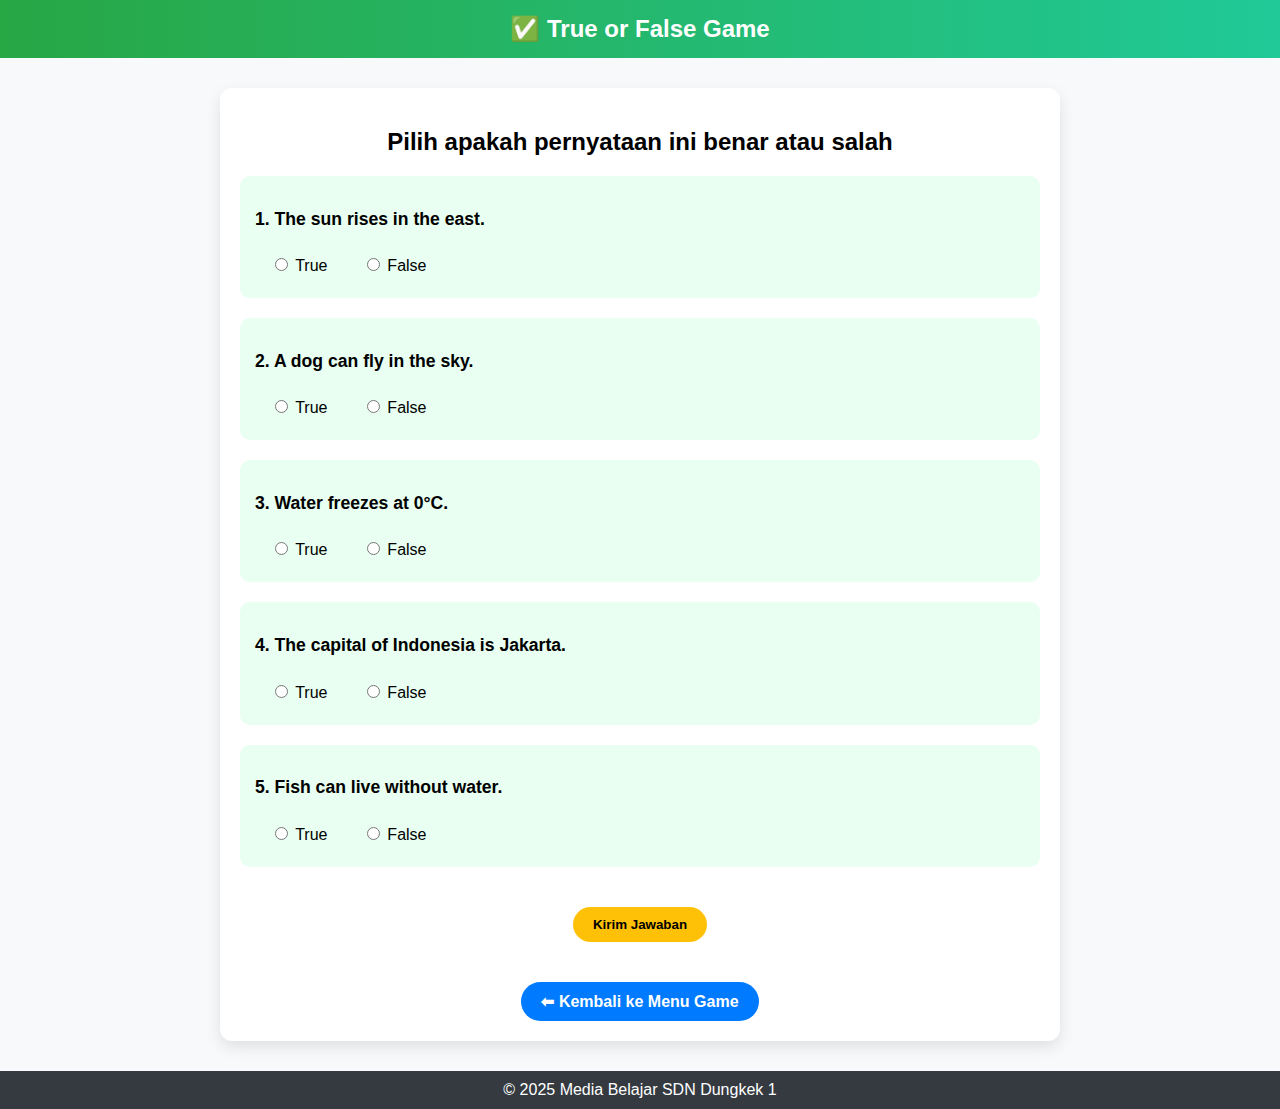
<file: truefalse.html>
<!DOCTYPE html>
<html lang="id">
<head>
  <meta charset="UTF-8">
  <meta name="viewport" content="width=device-width, initial-scale=1.0">
  <title>True or False - English Game</title>
  <style>
    body {
      font-family: Arial, sans-serif;
      background: #f8f9fa;
      margin: 0;
      padding: 0;
      text-align: center;
    }

    header {
      background: linear-gradient(90deg, #28a745, #20c997);
      color: white;
      padding: 15px;
      font-size: 1.5em;
      font-weight: bold;
    }

    .game-container {
      max-width: 800px;
      margin: 30px auto;
      background: white;
      padding: 20px;
      border-radius: 12px;
      box-shadow: 0px 6px 15px rgba(0,0,0,0.1);
    }

    h2 {
      margin-bottom: 20px;
    }

    .question {
      margin: 20px 0;
      padding: 15px;
      background: #e8fff1;
      border-radius: 10px;
      text-align: left;
    }

    .question p {
      font-size: 1.1em;
      font-weight: bold;
    }

    label {
      display: inline-block;
      margin: 8px 15px;
      cursor: pointer;
    }

    button {
      margin-top: 20px;
      padding: 10px 20px;
      border: none;
      background: #ffc107;
      border-radius: 20px;
      cursor: pointer;
      font-weight: bold;
    }

    button:hover {
      background: #e0a800;
    }

    .back-link {
      display: inline-block;
      margin-top: 20px;
      text-decoration: none;
      color: #fff;
      background: #007bff;
      padding: 10px 20px;
      border-radius: 25px;
      font-weight: bold;
    }

    .back-link:hover {
      background: #0056b3;
    }

    .result {
      margin-top: 20px;
      font-size: 1.2em;
      font-weight: bold;
    }
  </style>
</head>
<body>

  <header>✅ True or False Game</header>

  <div class="game-container">
    <h2>Pilih apakah pernyataan ini benar atau salah</h2>

    <form id="quizForm">
      <div class="question">
        <p>1. The sun rises in the east.</p>
        <label><input type="radio" name="q1" value="true"> True</label>
        <label><input type="radio" name="q1" value="false"> False</label>
      </div>

      <div class="question">
        <p>2. A dog can fly in the sky.</p>
        <label><input type="radio" name="q2" value="true"> True</label>
        <label><input type="radio" name="q2" value="false"> False</label>
      </div>

      <div class="question">
        <p>3. Water freezes at 0°C.</p>
        <label><input type="radio" name="q3" value="true"> True</label>
        <label><input type="radio" name="q3" value="false"> False</label>
      </div>

      <div class="question">
        <p>4. The capital of Indonesia is Jakarta.</p>
        <label><input type="radio" name="q4" value="true"> True</label>
        <label><input type="radio" name="q4" value="false"> False</label>
      </div>

      <div class="question">
        <p>5. Fish can live without water.</p>
        <label><input type="radio" name="q5" value="true"> True</label>
        <label><input type="radio" name="q5" value="false"> False</label>
      </div>

      <button type="button" onclick="checkAnswers()">Kirim Jawaban</button>
    </form>

    <div id="result" class="result"></div>

    <a href="game.html" class="back-link">⬅ Kembali ke Menu Game</a>
  </div>

  <footer style="background:#343a40; color:white; padding:10px; margin-top:30px;">
    © 2025 Media Belajar SDN Dungkek 1
  </footer>

  <script>
    function checkAnswers() {
      let score = 0;

      if (document.querySelector('input[name="q1"]:checked')?.value === "true") score++;
      if (document.querySelector('input[name="q2"]:checked')?.value === "false") score++;
      if (document.querySelector('input[name="q3"]:checked')?.value === "true") score++;
      if (document.querySelector('input[name="q4"]:checked')?.value === "true") score++;
      if (document.querySelector('input[name="q5"]:checked')?.value === "false") score++;

      let result = document.getElementById("result");
      result.innerHTML = `✅ Skor kamu: ${score}/5`;

      if (score === 5) {
        result.innerHTML += "<br>🎉 Perfect! Semua jawaban benar!";
      } else if (score >= 3) {
        result.innerHTML += "<br>👍 Bagus! Kamu hampir sempurna!";
      } else {
        result.innerHTML += "<br>😅 Belajar lagi ya, semangat!";
      }
    }
  </script>

</body>
</html>
</file>
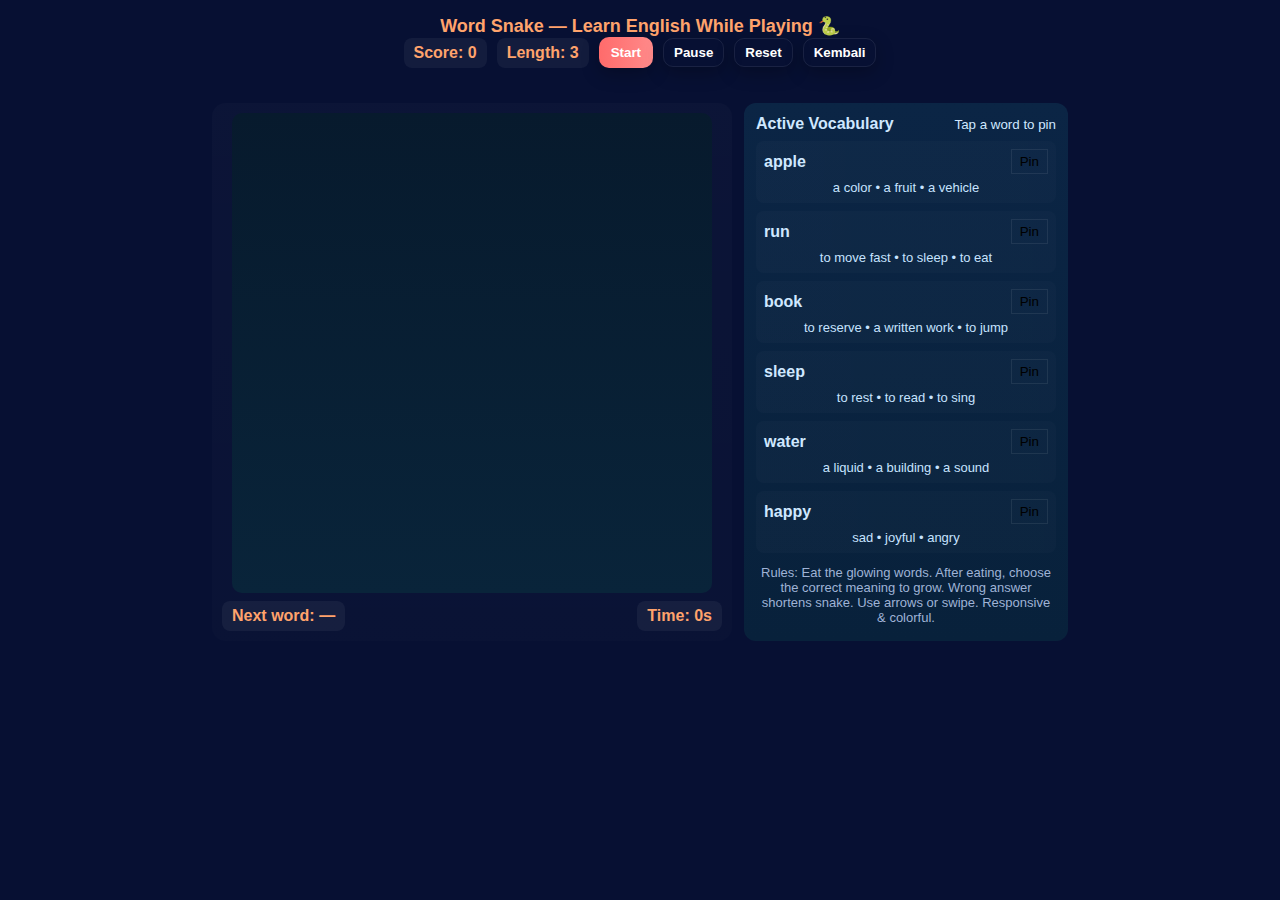
<file: ular.html>
<!doctype html>
<html lang="en">
<head>
<meta charset="utf-8" />
<meta name="viewport" content="width=device-width,initial-scale=1,viewport-fit=cover" />
<title>Word Snake — English Game</title>
<style>
:root {
  --bg: #071033;
  --panel: #0b2545;
  --accent1: #ff6b6b;
  --accent2: #ffa36c;
}

body {
  margin: 0;
  padding: 0;
  background: var(--bg);
  color: white;
  font-family: "Poppins", sans-serif;
  text-align: center;
}

h1 { margin:0; padding:0; font-size:18px; color:var(--accent2); }

.header { padding: 15px; }

.controls {
  display: flex;
  gap: 10px;
  align-items: center;
  justify-content: center;
  margin-bottom:10px;
}

.controls button {
  background: linear-gradient(90deg,var(--accent1),#ff8a8a);
  border: none;
  color: white;
  padding: 8px 12px;
  border-radius: 10px;
  font-weight: 700;
  cursor: pointer;
  box-shadow: 0 6px 18px rgba(0,0,0,0.25);
}

button.secondary {
  background: transparent;
  border: 1px solid rgba(255,255,255,0.08);
  padding: 6px 10px;
}

.badge {
  background: rgba(255,255,255,0.05);
  padding: 6px 10px;
  border-radius: 8px;
  font-weight: 700;
  color: var(--accent2);
}

main {
  display: flex;
  gap: 12px;
  justify-content: center;
  flex-wrap: wrap;
  padding: 10px;
}

/* Game area */
.game-wrap {
  flex: 1;
  min-width: 200px;
  max-width: 500px; /* batasi ukuran laptop */
  background: linear-gradient(180deg, rgba(255,255,255,0.02), rgba(255,255,255,0.01));
  border-radius: 14px;
  padding: 10px;
  display: flex;
  flex-direction: column;
}

.viewport {
  flex: 1;
  display: flex;
  align-items: center;
  justify-content: center;
  position: relative;
}

canvas {
  background: linear-gradient(180deg,#071a2d,#09243a);
  border-radius: 10px;
  display: block;
  max-width: 100%;
  height: auto;
}

.hud {
  display: flex;
  gap: 12px;
  align-items: center;
  margin-top: 8px;
  justify-content: space-between;
}

/* Side panel */
.side {
  width: 300px;
  max-width: 40%;
  min-width: 220px;
  background: linear-gradient(180deg,var(--panel),#08213b);
  border-radius: 12px;
  padding: 12px;
  color: #cfe8ff;
}

.word-list {
  display: flex;
  flex-direction: column;
  gap: 8px;
  margin-top: 8px;
  max-height: 46vh;
  overflow: auto;
}

.word-item {
  background: linear-gradient(90deg, rgba(255,255,255,0.02), rgba(255,255,255,0.015));
  padding: 8px;
  border-radius: 8px;
}

/* Mobile controls */
.mobile-controls {
  display: none; /* default desktop hide */
  position: fixed; /* fixed supaya tidak ngehalangi canvas */
  right: 15px;
  bottom: 15px;
  gap: 4px;
  opacity: 0.8;
  z-index: 100;
}

.mobile-controls .dpad {
  display: grid;
  grid-template-columns: repeat(3,40px);
  gap: 4px;
}

.mobile-controls .dpad button {
  width: 40px;
  height: 40px;
  border-radius: 8px;
  background: linear-gradient(180deg,#0d3b52,#0b2e44);
  border: none;
  color: #fff;
  font-weight: 800;
  font-size: 14px;
}

/* Show mobile controls only for small screens */
@media (max-width: 900px){
  .mobile-controls { display:flex; flex-direction: column; }
}

/* Footer */
.footer {
  font-size: 13px;
  color: #9fb3d6;
  margin-top: 10px;
}

/* Modal */
.modal {
  position: fixed;
  inset: 0;
  display: none;
  align-items: center;
  justify-content: center;
  background: linear-gradient(rgba(3,6,23,0.5),rgba(3,6,23,0.5));
  z-index: 50;
}

.card {
  background: linear-gradient(180deg,#0f2a47,#153a61);
  padding: 16px;
  border-radius: 12px;
  min-width: 260px;
  color: #fff;
  box-shadow: 0 12px 30px rgba(0,0,0,0.6);
}

.choices {
  display: flex;
  flex-direction: column;
  gap: 8px;
  margin-top: 10px;
}

.choice-btn {
  background: linear-gradient(90deg,var(--accent2),#ffd88a);
  border: none;
  padding: 10px;
  border-radius: 8px;
  font-weight: 800;
  cursor: pointer;
}

/* Mobile controls */
.mobile-controls {
  display: none;
  position: absolute;
  left: 50%;
  transform: translateX(-50%);
  bottom: 14px;
  gap: 8px;
}

.dpad {
  display: grid;
  grid-template-columns: repeat(3,64px);
  gap: 8px;
}

.dpad button {
  width: 64px;
  height: 64px;
  border-radius: 12px;
  background: linear-gradient(180deg,#0d3b52,#0b2e44);
  border: none;
  color: #fff;
  font-weight: 800;
}

@media (max-width:900px){
  main { flex-direction: column; align-items:center; }
  .side { width: 100%; max-width: 500px; }
  .mobile-controls{display:block;}
}

</style>
</head>
<body>
<div class="app">
  <header class="header">
    <h1>Word Snake — Learn English While Playing 🐍</h1>
    <div class="controls">
      <div class="badge">Score: <span id="score">0</span></div>
      <div class="badge">Length: <span id="length">3</span></div>
      <button id="startBtn">Start</button>
      <button id="pauseBtn" class="secondary">Pause</button>
      <button id="resetBtn" class="secondary">Reset</button>
      <button id="backBtn" class="secondary">Kembali</button>
    </div>
  </header>

  <main>
    <section class="game-wrap">
      <div class="viewport">
        <canvas id="gameCanvas" width="600" height="600"></canvas>
        <div class="mobile-controls">
          <div class="dpad">
            <div></div><button id="upBtn">▲</button><div></div>
            <button id="leftBtn">◀</button><div></div>
            <button id="rightBtn">▶</button><div></div>
            <button id="downBtn">▼</button>
          </div>
        </div>
      </div>
      <div class="hud">
        <div class="badge">Next word: <span id="nextWord">—</span></div>
        <div class="badge">Time: <span id="time">0</span>s</div>
      </div>
    </section>

    <aside class="side">
      <div style="display:flex;justify-content:space-between;align-items:center">
        <strong>Active Vocabulary</strong>
        <small>Tap a word to pin</small>
      </div>
      <div class="word-list" id="wordList"></div>
      <div class="footer">
        Rules: Eat the glowing words. After eating, choose the correct meaning to grow. Wrong answer shortens snake. Use arrows or swipe. Responsive & colorful.
      </div>
    </aside>
  </main>
</div>

<!-- Modal for quiz -->
<div class="modal" id="modal">
  <div class="card" id="modalCard">
    <div id="modalTitle" style="font-weight:900;font-size:18px">Choose the right meaning</div>
    <div id="modalWord" style="margin-top:8px;font-size:16px;color:#ffcc66"></div>
    <div class="choices" id="modalChoices"></div>
  </div>
</div>

<script>
// Canvas and resize
const canvas = document.getElementById('gameCanvas');
const ctx = canvas.getContext('2d');

function resizeCanvas(){
  const parent = canvas.parentElement;
  const size = Math.min(parent.clientWidth-20, parent.clientHeight-20, 500); // batas laptop max 500
  canvas.width = size;
  canvas.height = size;
}
window.addEventListener('resize', resizeCanvas);
resizeCanvas();

// Game variables
let gridSize = 20;
let cell = Math.floor(canvas.width / gridSize);
let snake = [{x:2,y:2},{x:1,y:2},{x:0,y:2}];
let dir = {x:1,y:0};
let nextDir = {x:1,y:0};
let foods = [];
let score = 0;
let gameInterval = null;
let timerInterval = null;
let speed = 120;
let running = false;
let timeSec = 0;
let pinnedWord = null;

const scoreEl = document.getElementById('score');
const lengthEl = document.getElementById('length');
const nextWordEl = document.getElementById('nextWord');
const timeEl = document.getElementById('time');

// Vocabulary
const vocab = [
  {w:'apple', meanings:['a color','a fruit','a vehicle'], ans:1},
  {w:'run', meanings:['to move fast','to sleep','to eat'], ans:0},
  {w:'book', meanings:['to reserve','a written work','to jump'], ans:1},
  {w:'sleep', meanings:['to rest','to read','to sing'], ans:0},
  {w:'water', meanings:['a liquid','a building','a sound'], ans:0},
  {w:'happy', meanings:['sad','joyful','angry'], ans:1},
  {w:'teacher', meanings:['a student','a person who teaches','a vehicle'], ans:1},
  {w:'market', meanings:['a place to buy/sell','a sport','a type of food'], ans:0},
  {w:'window', meanings:['a hole in the roof','a glass opening','a kind of tree'], ans:1},
  {w:'friend', meanings:['enemy','a helper','someone you like to spend time with'], ans:2}
];

// Render word list
const wordListEl = document.getElementById('wordList');
function renderWordList(){
  wordListEl.innerHTML='';
  vocab.forEach(v=>{
    const el = document.createElement('div');
    el.className='word-item';
    el.innerHTML = `<div style="display:flex;justify-content:space-between;align-items:center">
      <strong>${v.w}</strong>
      <button class='secondary' style='padding:4px 8px'>Pin</button>
    </div>
    <div style='font-size:13px;color:#c6e3ff;margin-top:6px'>${v.meanings.join(' • ')}</div>`;
    el.querySelector('button').onclick = ()=>{ pinnedWord=v; nextWordEl.textContent=v.w; };
    wordListEl.appendChild(el);
  });
}
renderWordList();

// Helpers
function randInt(min,max){return Math.floor(Math.random()*(max-min+1))+min;}
function placeFood(){
  for(let a=0;a<100;a++){
    const x=randInt(0,gridSize-1);
    const y=randInt(0,gridSize-1);
    if(snake.some(s=>s.x===x&&s.y===y)) continue;
    if(foods.some(f=>f.x===x&&f.y===y)) continue;
    const v=vocab[randInt(0,vocab.length-1)];
    foods.push({x,y,w:v.w, meanings:v.meanings, ans:v.ans});
    return;
  }
}

// Draw
function draw(){
  cell = Math.floor(canvas.width/gridSize);
  ctx.clearRect(0,0,canvas.width,canvas.height);
  // grid
  for(let i=0;i<gridSize;i++){
    for(let j=0;j<gridSize;j++){
      ctx.fillStyle=(i+j)%2?'#04283a':'#052f46';
      ctx.fillRect(i*cell,j*cell,cell-1,cell-1);
    }
  }
  // foods
  foods.forEach(f=>{
    const fx=f.x*cell+cell*0.1, fy=f.y*cell+cell*0.1, fsz=cell*0.8;
    const grad = ctx.createLinearGradient(fx,fy,fx+fsz,fy+fsz);
    grad.addColorStop(0,'#ffd166'); grad.addColorStop(1,'#ff6b6b');
    ctx.fillStyle=grad; ctx.beginPath();
    ctx.ellipse(fx+fsz/2,fy+fsz/2,fsz/2,fsz/2,0,0,Math.PI*2);
    ctx.fill();
    ctx.fillStyle='#082032';
    ctx.font=`${Math.max(12,cell*0.18)}px sans-serif`;
    ctx.textAlign='center'; ctx.textBaseline='middle';
    ctx.fillText(f.w, fx+fsz/2, fy+fsz/2);
  });
  // snake
  for(let i=snake.length-1;i>=0;i--){
    const s=snake[i];
    const sx=s.x*cell, sy=s.y*cell;
    const ratio=1-(i/snake.length);
    const color=i===0?'#6bf178':`rgba(${255*Math.min(1,0.2+ratio)},${150*Math.min(1,ratio)},${200*Math.min(1,1-ratio)},1)`;
    ctx.fillStyle=color;
    ctx.fillRect(sx+2,sy+2,cell-4,cell-4);
    if(i===0){ ctx.fillStyle='#042033'; ctx.font=`bold ${Math.max(12,cell*0.24)}px sans-serif`; ctx.fillText('S', sx+cell/2, sy+cell/2); }
  }
}

// Tick
function tick(){
  dir=nextDir;
  const head={x:snake[0].x+dir.x,y:snake[0].y+dir.y};
  // wrap edges
  if(head.x<0) head.x=gridSize-1;
  if(head.x>=gridSize) head.x=0;
  if(head.y<0) head.y=gridSize-1;
  if(head.y>=gridSize) head.y=0;
  if(snake.some((s,idx)=>idx>0 && s.x===head.x && s.y===head.y)){
    stopGame(); alert('Game Over — Score: '+score); return;
  }
  snake.unshift(head);
  const eatenIndex=foods.findIndex(f=>f.x===head.x&&f.y===head.y);
  if(eatenIndex>=0){
    const f=foods[eatenIndex]; foods.splice(eatenIndex,1);
    pauseGame(); showModal(f);
  } else { snake.pop(); }
  draw();
}

// Modal
const modal=document.getElementById('modal');
const modalWord=document.getElementById('modalWord');
const modalChoices=document.getElementById('modalChoices');

function showModal(food){
  modal.style.display='flex';
  modalWord.textContent=food.w;
  modalChoices.innerHTML='';
  const opts=food.meanings.slice();
  const correct=opts[food.ans];
  for(let i=opts.length-1;i>0;i--){ const j=Math.floor(Math.random()*(i+1)); [opts[i],opts[j]]=[opts[j],opts[i]]; }
  opts.forEach(opt=>{
    const b=document.createElement('button'); b.className='choice-btn'; b.textContent=opt;
    b.onclick=()=>handleChoice(opt,correct);
    modalChoices.appendChild(b);
  });
}

function handleChoice(selected,correct){
  modal.style.display='none';
  if(selected===correct){
    snake.push({...snake[snake.length-1]}); snake.push({...snake[snake.length-1]});
    score+=10;
  } else { if(snake.length>3) snake.pop(); score=Math.max(0,score-5); }
  scoreEl.textContent=score;
  lengthEl.textContent=snake.length;
  placeFood();
  resumeGame();
}

// Controls
window.addEventListener('keydown', e=>{
  if(!running) return;
  if(e.key==='ArrowUp' && dir.y===0) nextDir={x:0,y:-1};
  if(e.key==='ArrowDown' && dir.y===0) nextDir={x:0,y:1};
  if(e.key==='ArrowLeft' && dir.x===0) nextDir={x:-1,y:0};
  if(e.key==='ArrowRight' && dir.x===0) nextDir={x:1,y:0};
});

['upBtn','downBtn','leftBtn','rightBtn'].forEach(id=>{
  const el=document.getElementById(id); if(!el) return;
  el.addEventListener('click', ()=>{
    if(id==='upBtn' && dir.y===0) nextDir={x:0,y:-1};
    if(id==='downBtn' && dir.y===0) nextDir={x:0,y:1};
    if(id==='leftBtn' && dir.x===0) nextDir={x:-1,y:0};
    if(id==='rightBtn' && dir.x===0) nextDir={x:1,y:0};
  });
});

// Swipe
let touchStart=null;
canvas.addEventListener('touchstart', e=>{ const t=e.touches[0]; touchStart={x:t.clientX,y:t.clientY}; });
canvas.addEventListener('touchend', e=>{
  if(!touchStart) return; const t=e.changedTouches[0]; const dx=t.clientX-touchStart.x; const dy=t.clientY-touchStart.y;
  if(Math.abs(dx)>Math.abs(dy)){ if(dx>30 && dir.x===0) nextDir={x:1,y:0}; if(dx<-30 && dir.x===0) nextDir={x:-1,y:0}; }
  else { if(dy>30 && dir.y===0) nextDir={x:0,y:1}; if(dy<-30 && dir.y===0) nextDir={x:0,y:-1}; }
  touchStart=null;
});

// Game loop
function startGame(){
  if(running) return;
  running=true; snake=[{x:2,y:2},{x:1,y:2},{x:0,y:2}]; dir={x:1,y:0}; nextDir={x:1,y:0};
  foods=[]; score=0; timeSec=0; scoreEl.textContent='0'; lengthEl.textContent='3'; nextWordEl.textContent='—';
  placeFood(); draw();
  gameInterval=setInterval(tick,speed);
  timerInterval=setInterval(()=>{ timeSec++; timeEl.textContent=timeSec; },1000);
}

function pauseGame(){ clearInterval(gameInterval); running=false; }
function resumeGame(){ if(!running) gameInterval=setInterval(tick,speed); running=true; }
function stopGame(){ clearInterval(gameInterval); clearInterval(timerInterval); running=false; }

document.getElementById('startBtn').onclick=startGame;
document.getElementById('pauseBtn').onclick=()=>running?pauseGame():resumeGame();
document.getElementById('resetBtn').onclick=()=>{ stopGame(); startGame(); };
const backBtn = document.getElementById('backBtn');
backBtn.addEventListener('click', ()=> {
  window.history.back(); // kembali ke halaman sebelumnya
});
</script>
</body>
</html>
</file>
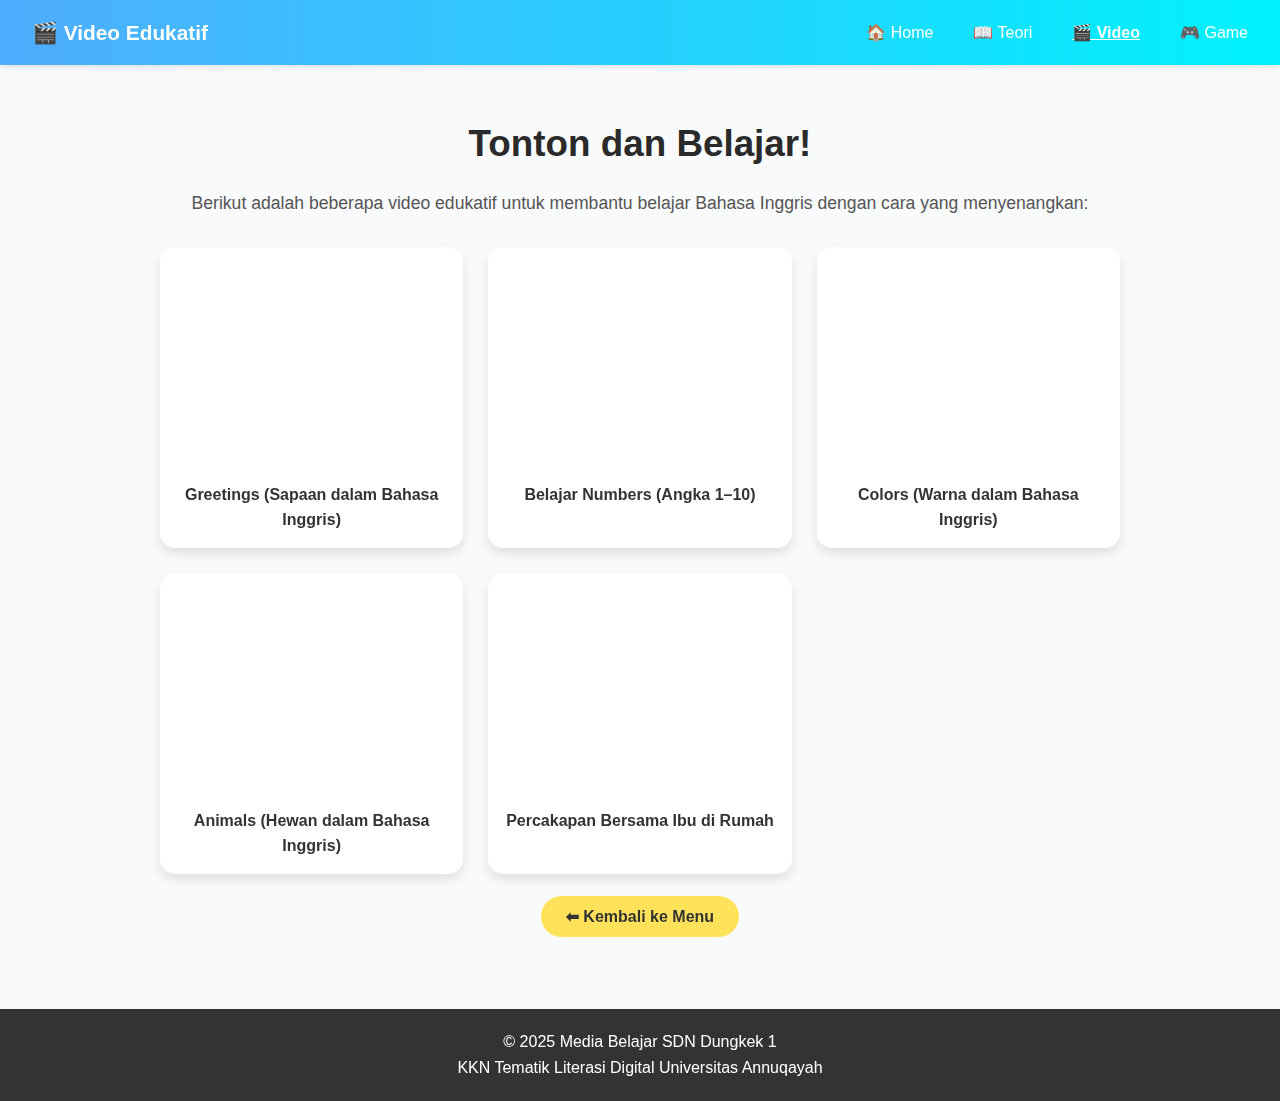
<file: video.html>
<!DOCTYPE html>
<html lang="id">
<head>
  <meta charset="UTF-8">
  <meta name="viewport" content="width=device-width, initial-scale=1.0">
  <title>Video Edukatif</title>
  <link rel="stylesheet" href="style.css">
</head>
<body>
  <!-- Header -->
  <header class="header">
    <div class="logo">🎬 Video Edukatif</div>
    <nav>
      <ul class="nav-links">
        <li><a href="index.html">🏠 Home</a></li>
        <li><a href="teori.html">📖 Teori</a></li>
        <li><a href="video.html" class="active">🎬 Video</a></li>
        <li><a href="game.html">🎮 Game</a></li>
      </ul>
    </nav>
  </header>

  <!-- Video Section -->
  <main class="content">
    <h1>Tonton dan Belajar!</h1>
    <p>Berikut adalah beberapa video edukatif untuk membantu belajar Bahasa Inggris dengan cara yang menyenangkan:</p>

    <div class="video-grid">

      <div class="video-card">
        <iframe width="100%" height="200" src="https://www.youtube.com/embed/saF3-f0XWAY" frameborder="0" allowfullscreen></iframe>
        <h3>Greetings (Sapaan dalam Bahasa Inggris)</h3>
      </div>

      <div class="video-card">
        <iframe width="100%" height="200" src="https://www.youtube.com/embed/DR-cfDsHCGA" frameborder="0" allowfullscreen></iframe>
        <h3>Belajar Numbers (Angka 1–10)</h3>
      </div>

      <div class="video-card">
        <iframe width="100%" height="200" src="https://www.youtube.com/embed/c6nMhrT2v1c" frameborder="0" allowfullscreen></iframe>
        <h3>Colors (Warna dalam Bahasa Inggris)</h3>
      </div>

      <div class="video-card">
        <iframe width="100%" height="200" src="https://www.youtube.com/embed/ejC3o0i5X3Q" frameborder="0" allowfullscreen></iframe>
        <h3>Animals (Hewan dalam Bahasa Inggris)</h3>
      </div>

      <div class="video-card">
        <iframe width="100%" height="200" src="https://www.youtube.com/watch?v=VH1sY2NY4ss" frameborder="0" allowfullscreen></iframe>
        <h3>Percakapan Bersama Ibu di Rumah</h3>
      </div>

    </div>

    <a href="index.html#menu" class="btn">⬅ Kembali ke Menu</a>
  </main>

  <!-- Footer -->
  <footer>
    <p>© 2025 Media Belajar SDN Dungkek 1</p>
    <p>KKN Tematik Literasi Digital Universitas Annuqayah</p>
  </footer>
</body>
</html>
</file>
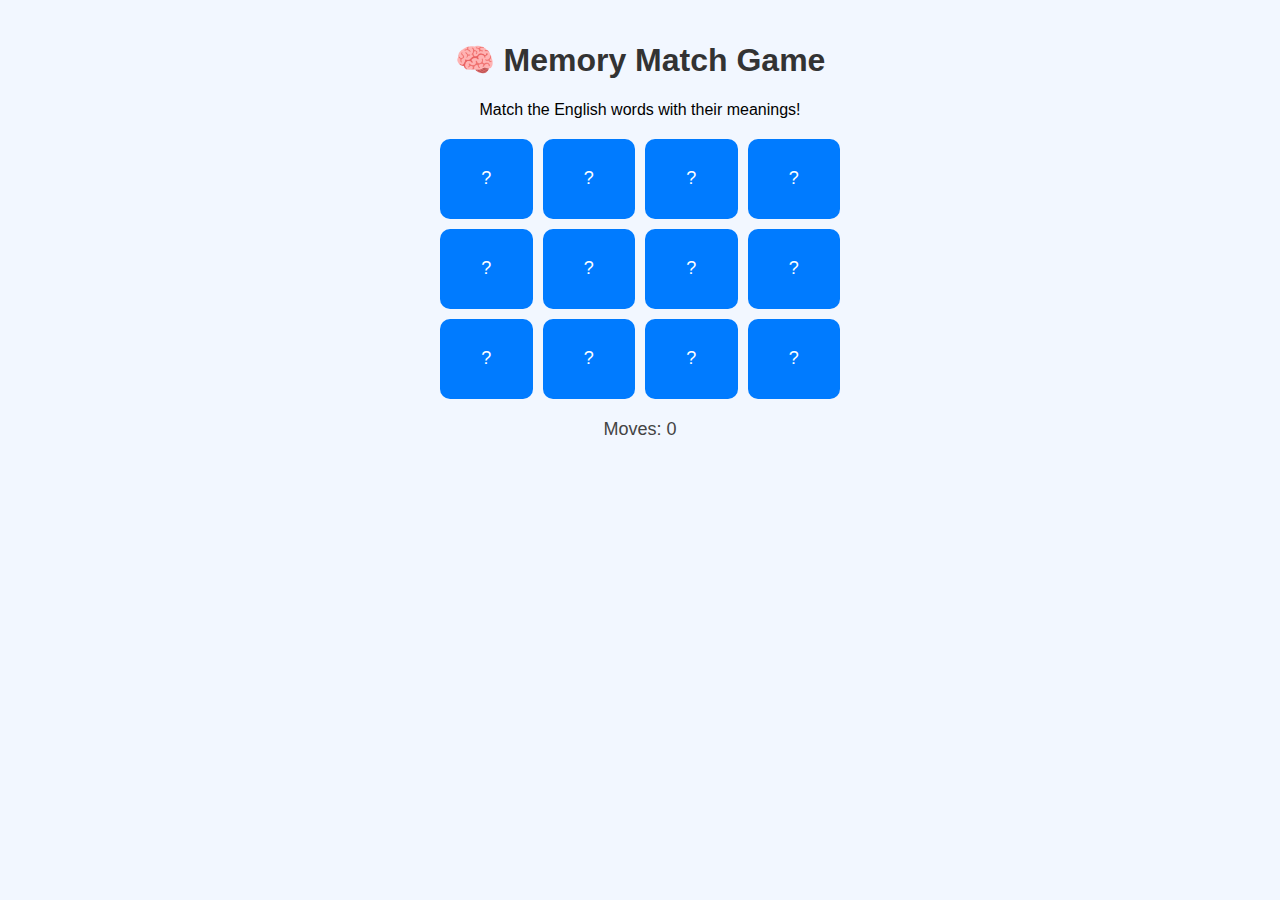
<file: yups.html>
<!DOCTYPE html>
<html lang="en">
<head>
  <meta charset="UTF-8">
  <meta name="viewport" content="width=device-width, initial-scale=1.0">
  <title>Memory Match Game - English Vocabulary</title>
  <style>
    body {
      font-family: Arial, sans-serif;
      text-align: center;
      background: #f2f7ff;
      margin: 0;
      padding: 20px;
    }
    h1 {
      color: #333;
    }
    .game-board {
      display: grid;
      grid-template-columns: repeat(4, 1fr);
      gap: 10px;
      max-width: 400px;
      margin: 20px auto;
    }
    .card {
      background: #007bff;
      color: #fff;
      border-radius: 10px;
      display: flex;
      align-items: center;
      justify-content: center;
      font-size: 18px;
      height: 80px;
      cursor: pointer;
      transition: transform 0.3s, background 0.3s;
    }
    .card.flipped, .card.matched {
      background: #fff;
      color: #333;
      cursor: default;
      transform: scale(1.05);
      border: 2px solid #007bff;
    }
    .scoreboard {
      margin-top: 20px;
      font-size: 18px;
      color: #444;
    }
    @media (max-width: 600px) {
      .game-board {
        grid-template-columns: repeat(3, 1fr);
        max-width: 300px;
      }
      .card {
        height: 70px;
        font-size: 16px;
      }
    }
  </style>
</head>
<body>
  <h1>🧠 Memory Match Game</h1>
  <p>Match the English words with their meanings!</p>

  <div class="game-board" id="gameBoard"></div>

  <div class="scoreboard">
    <p>Moves: <span id="moves">0</span></p>
    <p id="message"></p>
  </div>

  <script>
    const words = [
      { en: "Apple", id: "Apel" },
      { en: "Run", id: "Berlari" },
      { en: "Book", id: "Buku" },
      { en: "Sleep", id: "Tidur" },
      { en: "Eat", id: "Makan" },
      { en: "Water", id: "Air" }
    ];

    let cards = [];
    words.forEach(word => {
      cards.push({ text: word.en, pair: word.id });
      cards.push({ text: word.id, pair: word.en });
    });

    // Shuffle cards
    cards.sort(() => 0.5 - Math.random());

    const board = document.getElementById("gameBoard");
    let firstCard = null;
    let secondCard = null;
    let lockBoard = false;
    let moves = 0;
    let matchedPairs = 0;

    function renderBoard() {
      board.innerHTML = "";
      cards.forEach((card, index) => {
        const cardDiv = document.createElement("div");
        cardDiv.classList.add("card");
        cardDiv.dataset.text = card.text;
        cardDiv.dataset.pair = card.pair;
        cardDiv.dataset.index = index;
        cardDiv.innerText = "?";
        cardDiv.addEventListener("click", flipCard);
        board.appendChild(cardDiv);
      });
    }

    function flipCard() {
      if (lockBoard) return;
      const card = this;
      if (card.classList.contains("flipped") || card.classList.contains("matched")) return;

      card.classList.add("flipped");
      card.innerText = card.dataset.text;

      if (!firstCard) {
        firstCard = card;
      } else {
        secondCard = card;
        moves++;
        document.getElementById("moves").innerText = moves;
        checkMatch();
      }
    }

    function checkMatch() {
      if (firstCard.dataset.text === secondCard.dataset.pair) {
        firstCard.classList.add("matched");
        secondCard.classList.add("matched");
        matchedPairs++;
        resetBoard();
        if (matchedPairs === words.length) {
          document.getElementById("message").innerText = "🎉 Congratulations! You matched all pairs in " + moves + " moves.";
        }
      } else {
        lockBoard = true;
        setTimeout(() => {
          firstCard.classList.remove("flipped");
          secondCard.classList.remove("flipped");
          firstCard.innerText = "?";
          secondCard.innerText = "?";
          resetBoard();
        }, 1000);
      }
    }

    function resetBoard() {
      [firstCard, secondCard] = [null, null];
      lockBoard = false;
    }

    renderBoard();
  </script>
</body>
</html>
</file>
<file: roleplay_style.css>
* {
  margin: 0;
  padding: 0;
  box-sizing: border-box;
  font-family: "Poppins", sans-serif;
}

body {
  background: linear-gradient(to bottom, #b2ebf2, #80deea);
  color: #333;
  text-align: center;
  min-height: 100vh;
  display: flex;
  flex-direction: column;
}

header.header {
  background: #00acc1;
  color: white;
  padding: 20px;
  font-size: 1.8rem;
  font-weight: bold;
  text-shadow: 1px 1px 2px #007c91;
  position: relative;
}

header.header button.back-btn {
  position: absolute;
  left: 15px;
  top: 50%;
  transform: translateY(-50%);
  background: #ff7043;
  color: white;
  border: none;
  border-radius: 10px;
  padding: 6px 12px;
  cursor: pointer;
  font-size: 0.9rem;
  z-index: 10;
  box-shadow: 0 3px 8px rgba(0,0,0,0.2);
  transition: 0.3s;
}

header.header button.back-btn:hover {
  background: #ff5722;
}

main.game-container {
  flex: 1;
  padding: 20px;
  display: flex;
  flex-direction: column;
  align-items: center;
}

.instructions {
  font-size: 1.2rem;
  margin-bottom: 20px;
  text-shadow: 1px 1px 2px #ffffff80;
}

.dialogue-box {
  background: #ffffff;
  border-radius: 20px;
  padding: 20px;
  margin-bottom: 20px;
  min-height: 90px;
  font-size: 1.2rem;
  width: 90%;
  max-width: 500px;
  box-shadow: 0 10px 25px rgba(0,0,0,0.15);
  transition: transform 0.3s;
}

.dialogue-box.animate {
  animation: fadeText 0.5s ease-in-out;
}

@keyframes fadeText {
  0% {opacity:0; transform: translateY(-10px);}
  100% {opacity:1; transform: translateY(0);}
}

.options-box {
  display: flex;
  flex-direction: column;
  gap: 15px;
  width: 90%;
  max-width: 500px;
}

.options-box button {
  background: linear-gradient(90deg,#ff8a65,#ff7043);
  color: white;
  padding: 15px 25px;
  border: none;
  border-radius: 15px;
  font-size: 1rem;
  cursor: pointer;
  transition: 0.3s;
  box-shadow: 0 5px 15px rgba(0,0,0,0.2);
}

.options-box button:hover {
  transform: scale(1.05);
  background: linear-gradient(90deg,#ff7043,#ff5722);
}

.feedback {
  margin-top: 20px;
  font-size: 1.2rem;
  font-weight: bold;
  min-height: 28px;
  text-shadow: 1px 1px 1px #ffffff80;
}

footer {
  background: #00acc1;
  color: white;
  padding: 12px;
  font-size: 0.9rem;
  box-shadow: 0 -5px 15px rgba(0,0,0,0.1);
}

/* Responsive */
@media (max-width: 768px) {
  .dialogue-box {
    font-size: 1rem;
    padding: 15px;
  }
  .options-box button {
    font-size: 0.95rem;
    padding: 12px 18px;
  }
  .instructions { font-size: 1rem; }
  header.header button.back-btn { padding: 5px 10px; font-size: 0.8rem; }
}
</file>
<file: style.css>
/* Reset */
* {
  margin: 0;
  padding: 0;
  box-sizing: border-box;
  font-family: "Poppins", sans-serif;
}

body {
  background: #f9fafc;
  color: #333;
  line-height: 1.6;
}

/* Header */
.header {
  background: linear-gradient(90deg, #4facfe, #00f2fe);
  color: white;
  display: flex;
  justify-content: space-between;
  align-items: center;
  padding: 1rem 2rem;
  position: sticky;
  top: 0;
  z-index: 1000;
}

.logo {
  font-size: 1.5rem;
  font-weight: bold;
}

.nav-links {
  list-style: none;
  display: flex;
  gap: 20px;
}

.nav-links a {
  color: white;
  text-decoration: none;
  font-weight: 500;
  transition: 0.3s;
}

.nav-links a:hover {
  color: #ffe259;
}

/* Hero Section */
.hero {
  text-align: center;
  padding: 80px 20px;
  background: linear-gradient(180deg, #00f2fe, #4facfe);
  color: white;
}

.hero h1 {
  font-size: 2.5rem;
  margin-bottom: 15px;
}

.hero p {
  font-size: 1.2rem;
  margin-bottom: 25px;
}

.btn {
  background: #ffe259;
  padding: 12px 25px;
  border-radius: 25px;
  color: #333;
  text-decoration: none;
  font-weight: bold;
  transition: 0.3s;
}

.btn:hover {
  background: #f6d365;
}

/* Menu */
.menu-container {
  padding: 50px 20px;
  text-align: center;
}

.menu-container h2 {
  margin-bottom: 30px;
  font-size: 2rem;
}

.menu-grid {
  display: grid;
  grid-template-columns: repeat(auto-fit, minmax(220px, 1fr));
  gap: 20px;
}

.menu-card {
  background: white;
  padding: 30px 20px;
  border-radius: 15px;
  box-shadow: 0 6px 12px rgba(0,0,0,0.1);
  text-decoration: none;
  color: #333;
  transition: transform 0.3s, box-shadow 0.3s;
}

.menu-card:hover {
  transform: translateY(-8px);
  box-shadow: 0 12px 18px rgba(0,0,0,0.15);
}

.menu-card h3 {
  margin-bottom: 10px;
}

/* Quotes */
.quotes {
  padding: 50px 20px;
  background: #f0f4ff;
  text-align: center;
}

.quotes h2 {
  margin-bottom: 15px;
  font-size: 1.8rem;
}

.quotes blockquote {
  font-size: 1.3rem;
  font-style: italic;
  color: #555;
}

/* Footer */
footer {
  background: #333;
  color: white;
  text-align: center;
  padding: 20px;
  margin-top: 30px;
}

/* Bagian teori */
.content {
  padding: 50px 20px;
  max-width: 1000px;
  margin: auto;
  text-align: center;
}

.content h1 {
  font-size: 2.3rem;
  margin-bottom: 15px;
  color: #2a2a2a;
}

.content p {
  margin-bottom: 30px;
  font-size: 1.1rem;
  color: #555;
}

/* Grid untuk kartu teori */
.teori-list {
  display: grid;
  grid-template-columns: repeat(auto-fit, minmax(220px, 1fr));
  gap: 20px;
  margin-bottom: 40px;
}

.teori-card {
  background: #ffffff;
  padding: 20px;
  border-radius: 15px;
  box-shadow: 0 6px 12px rgba(0,0,0,0.1);
  transition: transform 0.3s, box-shadow 0.3s;
}

.teori-card:hover {
  transform: translateY(-8px);
  box-shadow: 0 12px 18px rgba(0,0,0,0.15);
}

.teori-card h3 {
  margin-bottom: 10px;
  color: #2a72d8;
}

.teori-card p {
  font-size: 1rem;
  color: #444;
}

/* Grid video */
.video-grid {
  display: grid;
  grid-template-columns: repeat(auto-fit, minmax(280px, 1fr));
  gap: 25px;
  margin: 30px auto;
  max-width: 1100px;
}

.video-card {
  background: #fff;
  padding: 15px;
  border-radius: 15px;
  box-shadow: 0 6px 12px rgba(0,0,0,0.1);
  transition: transform 0.3s, box-shadow 0.3s;
  text-align: center;
}

.video-card:hover {
  transform: translateY(-8px);
  box-shadow: 0 12px 20px rgba(0,0,0,0.15);
}

.video-card h3 {
  margin-top: 12px;
  font-size: 1rem;
  color: #333;
}

/* === Style untuk Halaman Game / Quiz === */
.quiz-container {
  max-width: 800px;
  margin: 50px auto;
  padding: 30px;
  background: #fff;
  border-radius: 15px;
  box-shadow: 0 6px 15px rgba(0,0,0,0.1);
}

.quiz-container h2 {
  text-align: center;
  font-size: 26px;
  color: #333;
  margin-bottom: 25px;
}

.quiz-question {
  margin-bottom: 20px;
  font-size: 18px;
  font-weight: 500;
  color: #444;
}

.quiz-options {
  margin-left: 20px;
  margin-bottom: 20px;
}

.quiz-options label {
  display: block;
  margin: 8px 0;
  cursor: pointer;
  font-size: 16px;
  color: #333;
}

.quiz-options input[type="radio"] {
  margin-right: 10px;
}

.quiz-button {
  display: inline-block;
  padding: 10px 20px;
  background: #007BFF;
  color: #fff;
  font-size: 16px;
  font-weight: 500;
  border: none;
  border-radius: 8px;
  cursor: pointer;
  transition: 0.3s ease;
}

.quiz-button:hover {
  background: #0056b3;
}

.quiz-result {
  margin-top: 20px;
  font-size: 18px;
  font-weight: bold;
  color: #28a745;
  text-align: center;
}

.back-link {
  display: block;
  text-align: center;
  margin-top: 20px;
  font-size: 16px;
  text-decoration: none;
  color: #007BFF;
}

.back-link:hover {
  text-decoration: underline;
}

/* Header */
header {
    background: linear-gradient(to right, #00c6ff, #0072ff);
    color: white;
    padding: 15px 30px;
    display: flex;
    justify-content: space-between;
    align-items: center;
    box-shadow: 0 2px 5px rgba(0,0,0,0.1);
}

header .logo {
    font-size: 1.3rem;
    font-weight: bold;
}

header nav a {
    color: white;
    margin-left: 20px;
    text-decoration: none;
    font-size: 1rem;
    transition: 0.3s;
}

header nav a:hover,
header nav a.active {
    text-decoration: underline;
    font-weight: bold;
}
</file>
<file: emoji_style.css>
/* Reset */
* {
  margin: 0;
  padding: 0;
  box-sizing: border-box;
  font-family: "Poppins", sans-serif;
}

body {
  background: #fff5e6;
  color: #333;
  text-align: center;
}

.header {
  background: #ffb347;
  color: white;
  padding: 20px;
  font-size: 1.8rem;
  font-weight: bold;
}

.game-container {
  padding: 30px 20px;
}

.instructions {
  font-size: 1.2rem;
  margin-bottom: 20px;
}

.emoji-pool, .sentence-box {
  display: flex;
  flex-wrap: wrap;
  justify-content: center;
  gap: 15px;
  margin-bottom: 20px;
}

.emoji-pool span, .sentence-box span {
  font-size: 2.5rem;
  cursor: pointer;
  transition: transform 0.2s;
}

.emoji-pool span:hover, .sentence-box span:hover {
  transform: scale(1.2);
}

.btn {
  background: #ff7f50;
  color: white;
  padding: 12px 25px;
  border: none;
  border-radius: 12px;
  font-size: 1rem;
  cursor: pointer;
  margin: 10px;
  transition: 0.3s;
}

.btn:hover {
  background: #ff6347;
}

.reset {
  background: #00c853;
}

.reset:hover {
  background: #00e676;
}

.feedback {
  margin-top: 20px;
  font-size: 1.2rem;
  font-weight: bold;
  color: #ff3d00;
}

/* Responsif */
@media (max-width: 768px) {
  .emoji-pool span, .sentence-box span {
    font-size: 2rem;
  }

  .btn {
    padding: 10px 20px;
    font-size: 0.9rem;
  }
}
</file>
